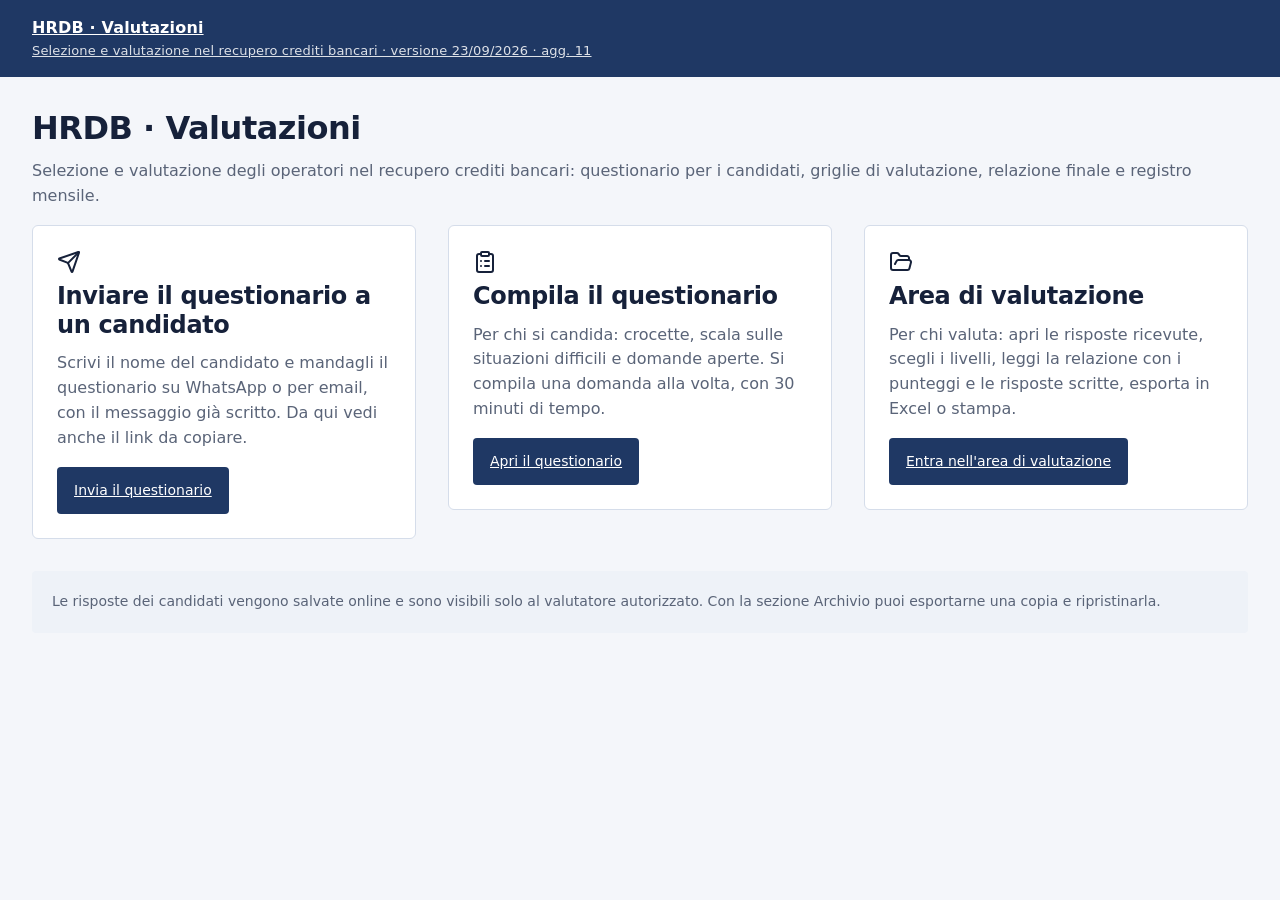
<file: index.html>
<!doctype html>
<html lang="it">
  <head>
    <meta charset="UTF-8" />
    <meta name="viewport" content="width=device-width, initial-scale=1.0" />
    <title>HRDB</title>
    <meta
      name="description"
      content="Questionario di selezione: crocette, scala sulle situazioni difficili e domande aperte. Si compila una domanda alla volta, con 30 minuti di tempo."
    />
    <meta name="robots" content="noindex, nofollow" />
    <meta name="theme-color" content="#0f172a" />
    <link rel="icon" href="./favicon.svg" type="image/svg+xml" />
    <script type="module" crossorigin src="./assets/index-hrtb15.js?v=11"></script>
    <link rel="stylesheet" crossorigin href="./assets/index-C1tVpzxo.css" />
  </head>
  <body>
    <div id="root"></div>
  </body>
</html>
</file>
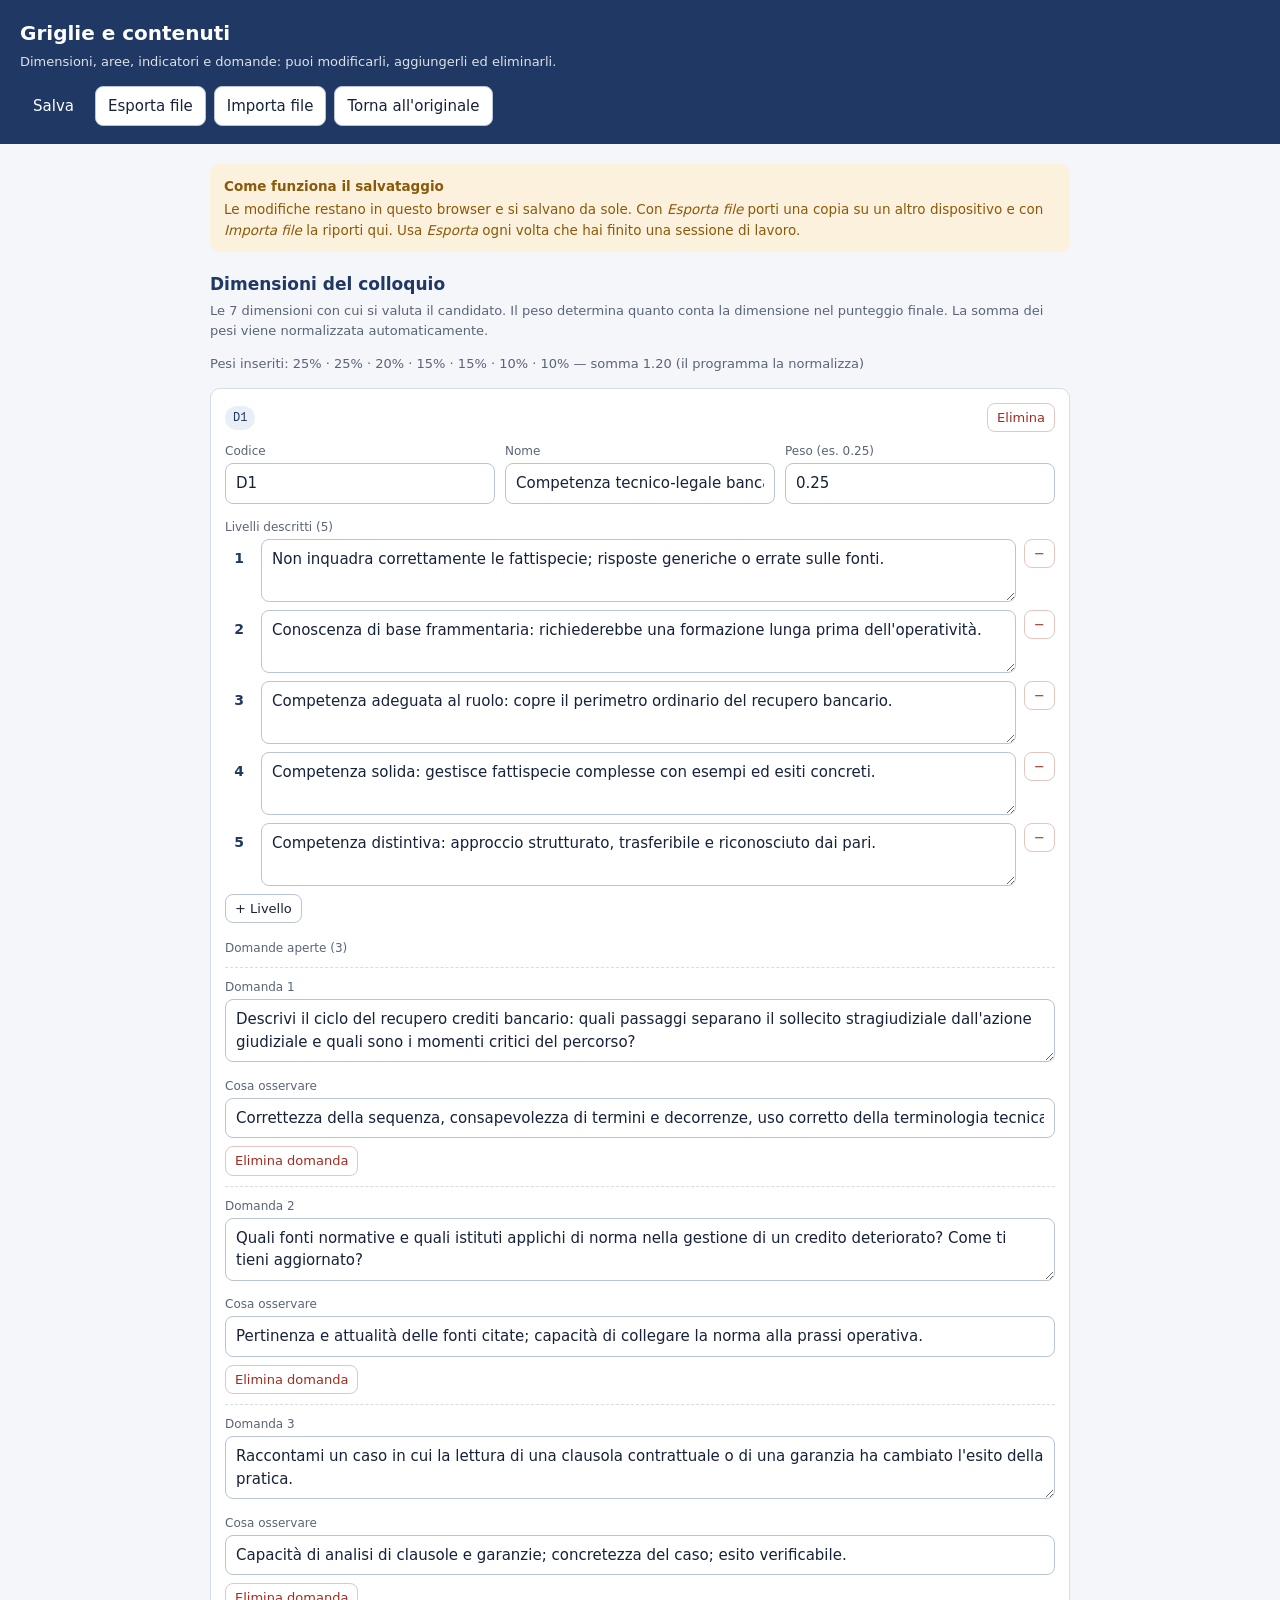
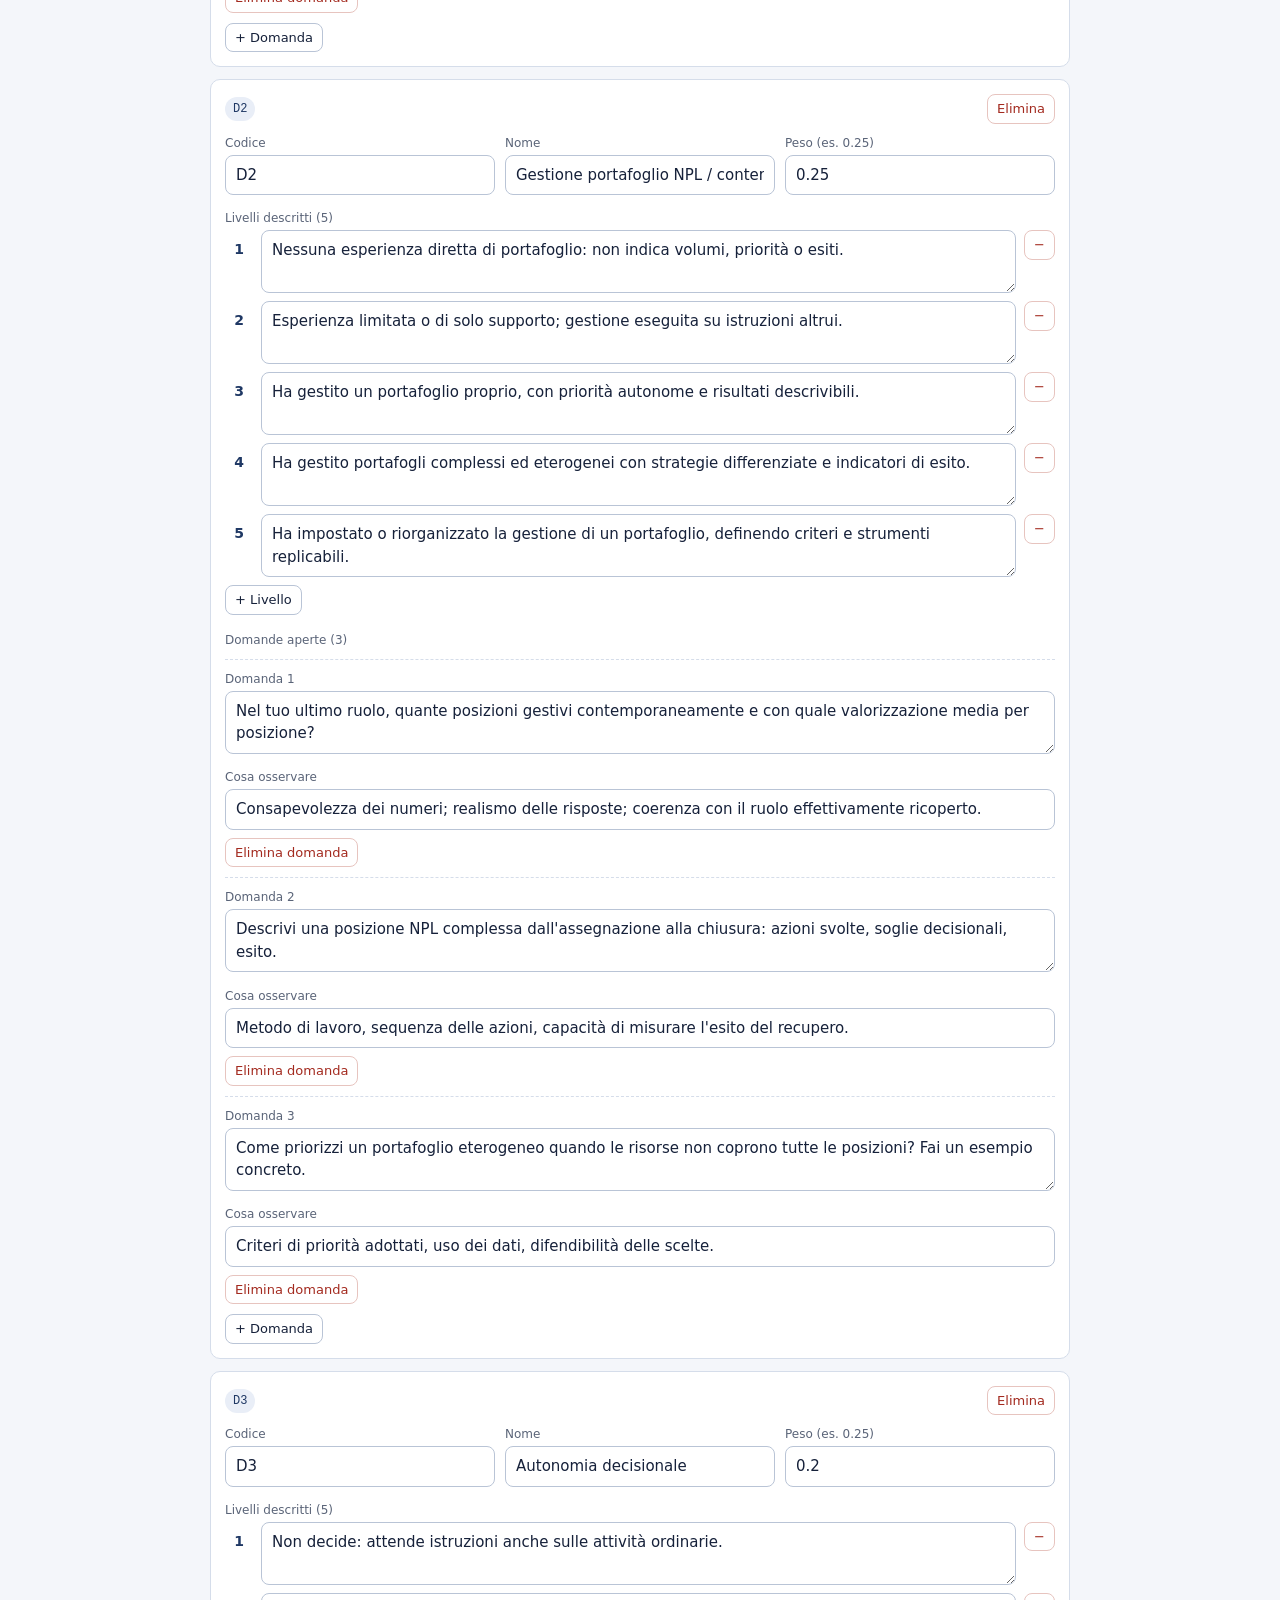
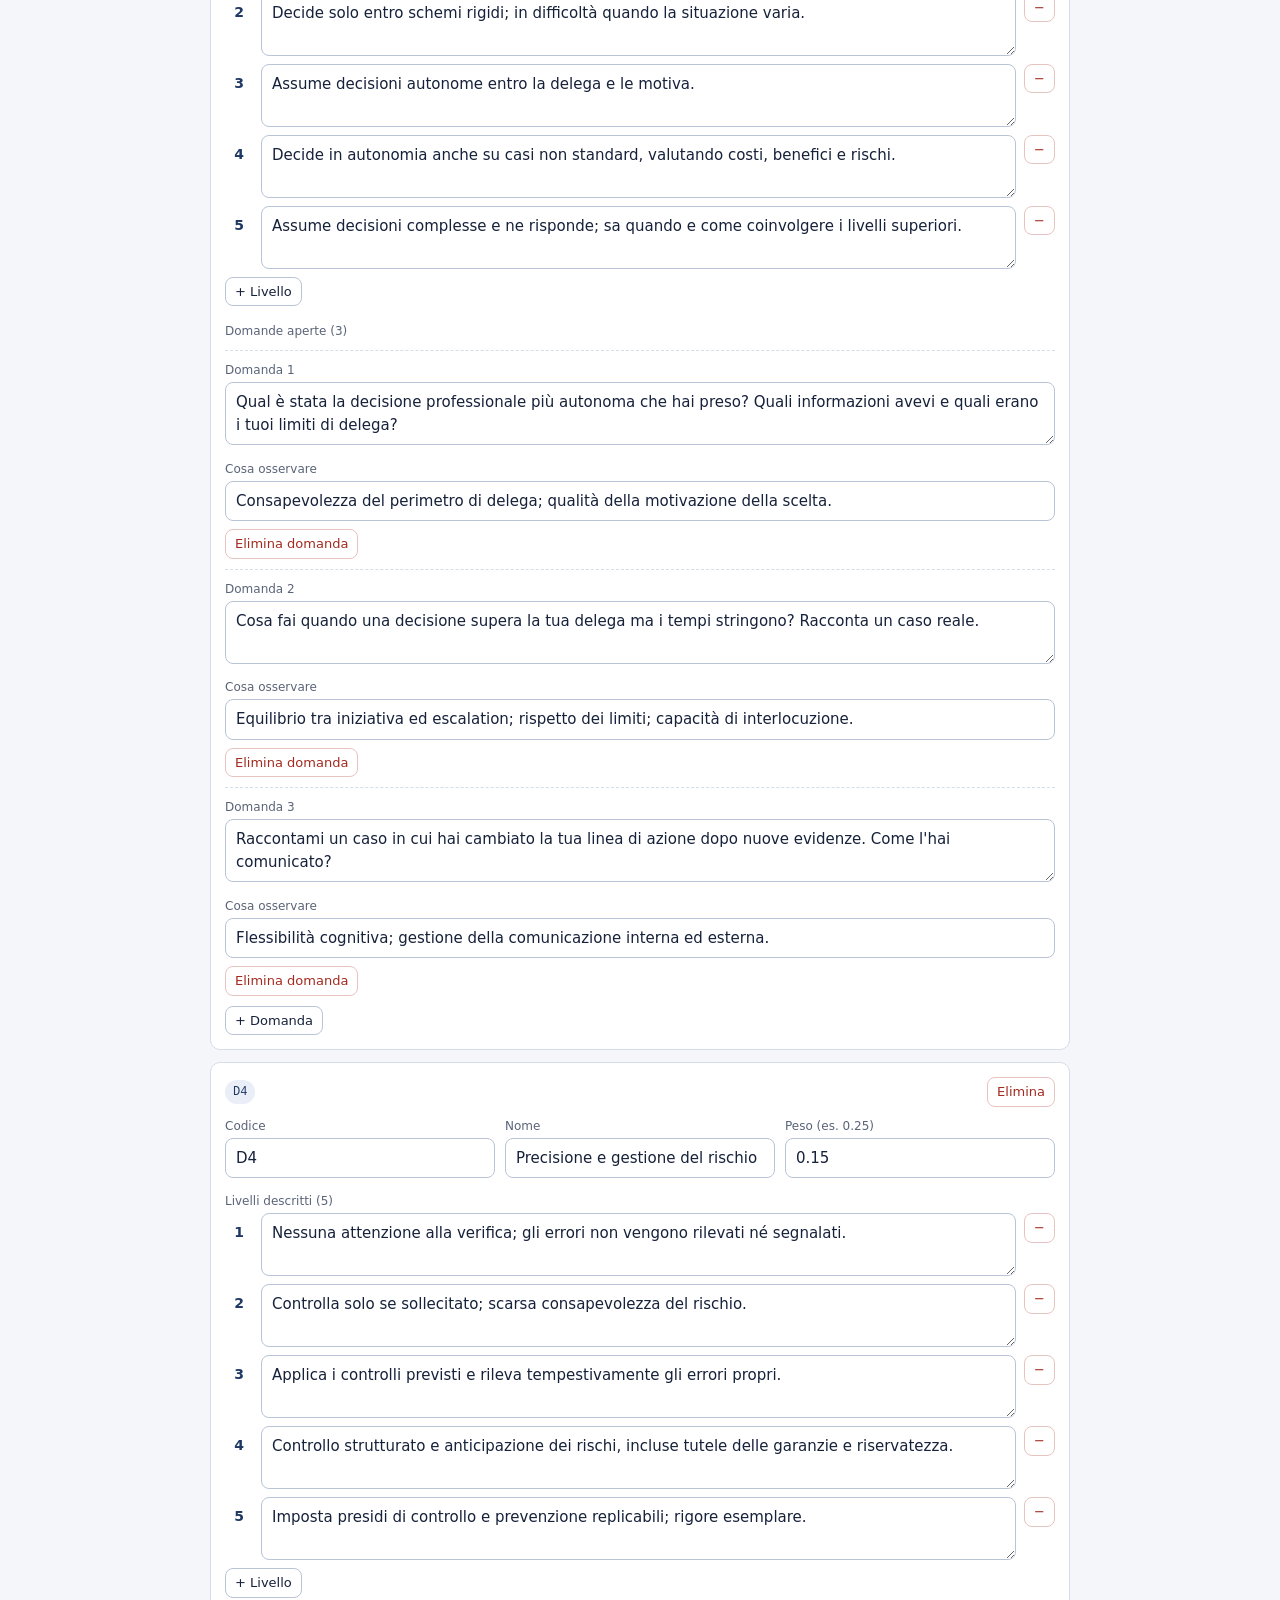
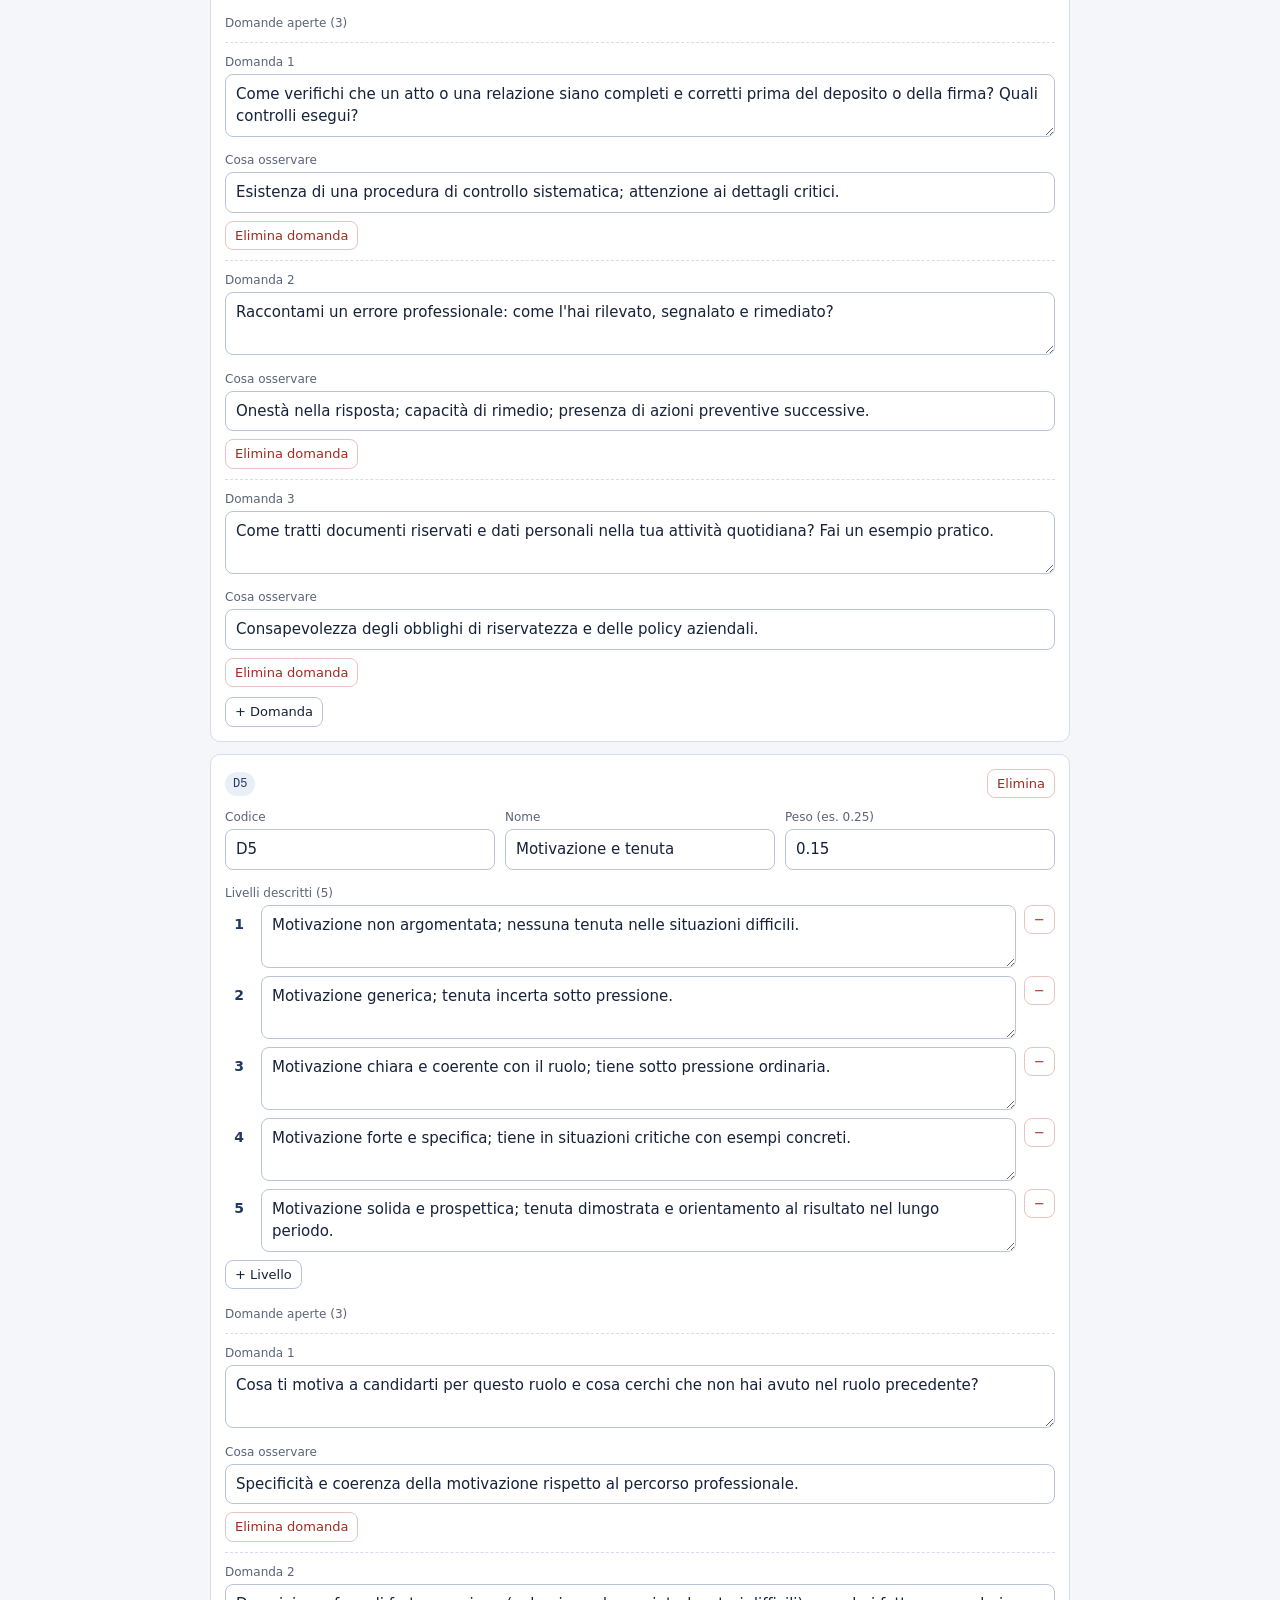
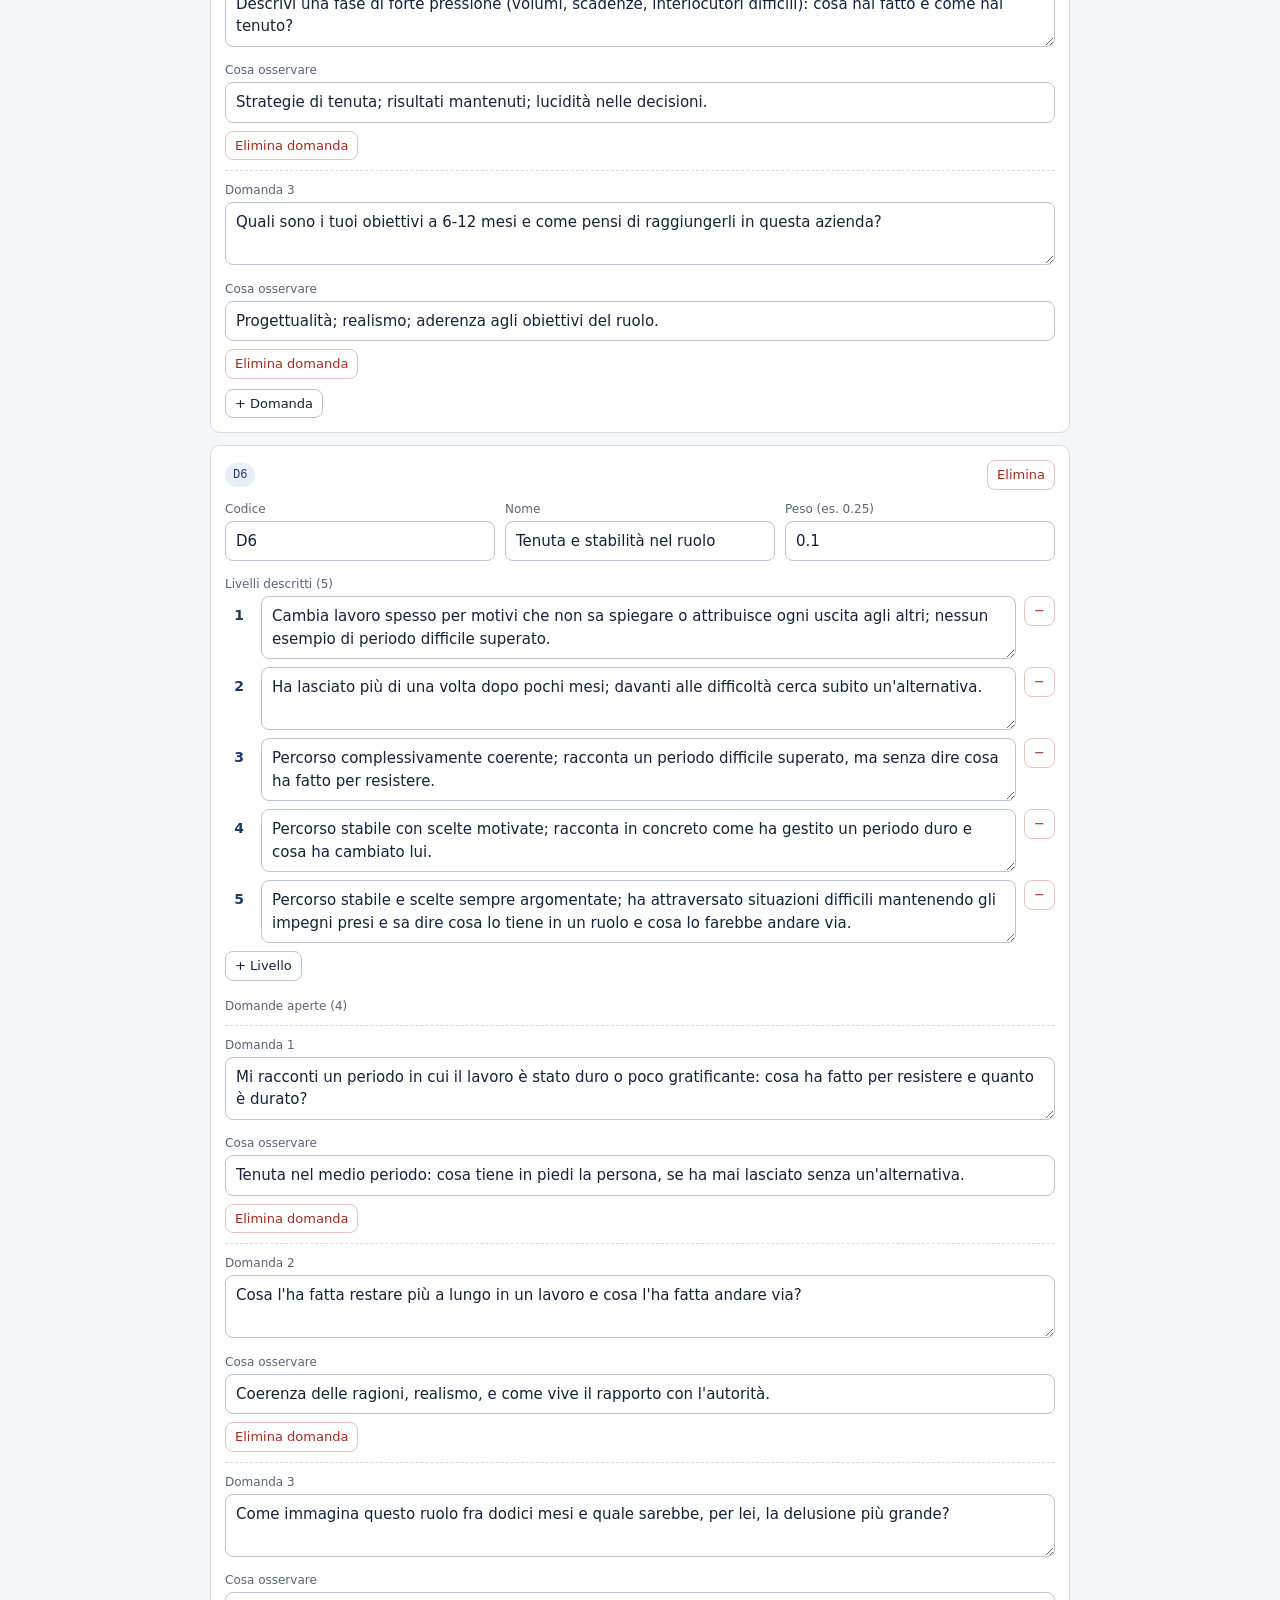
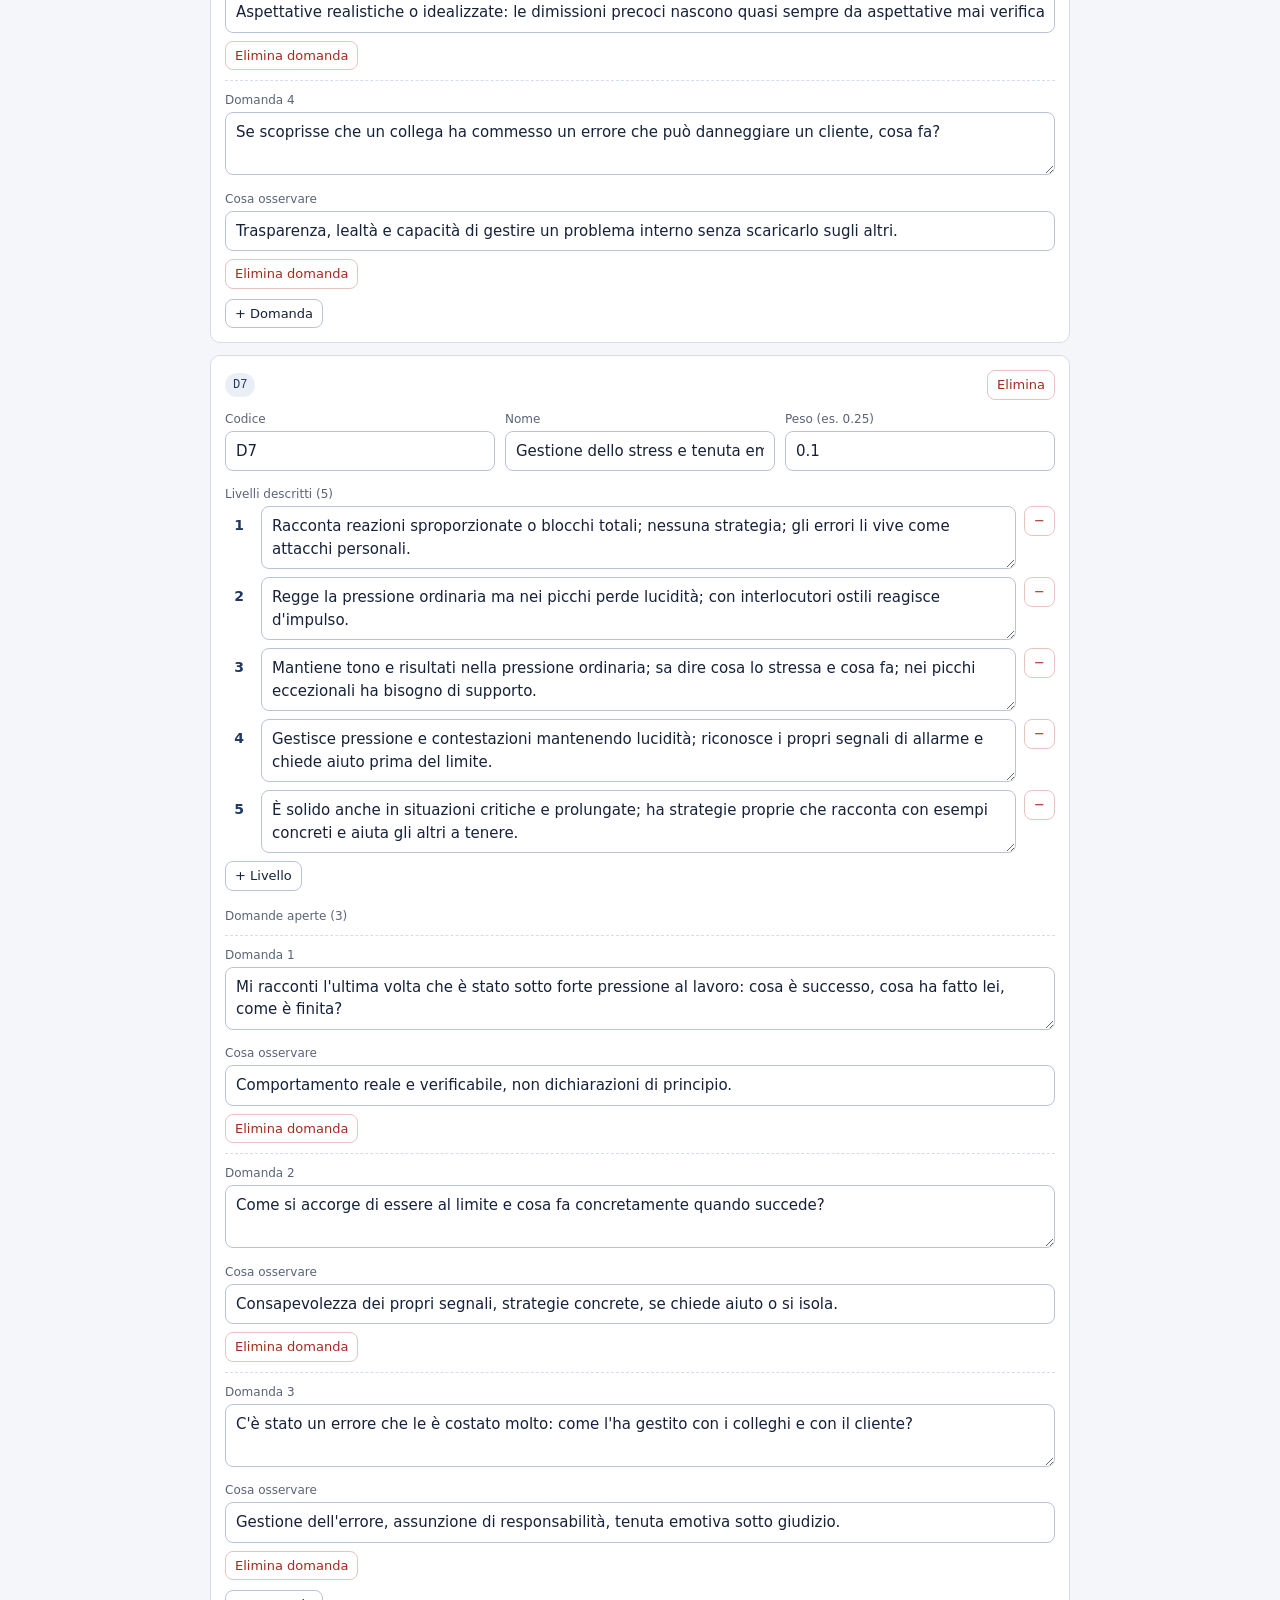
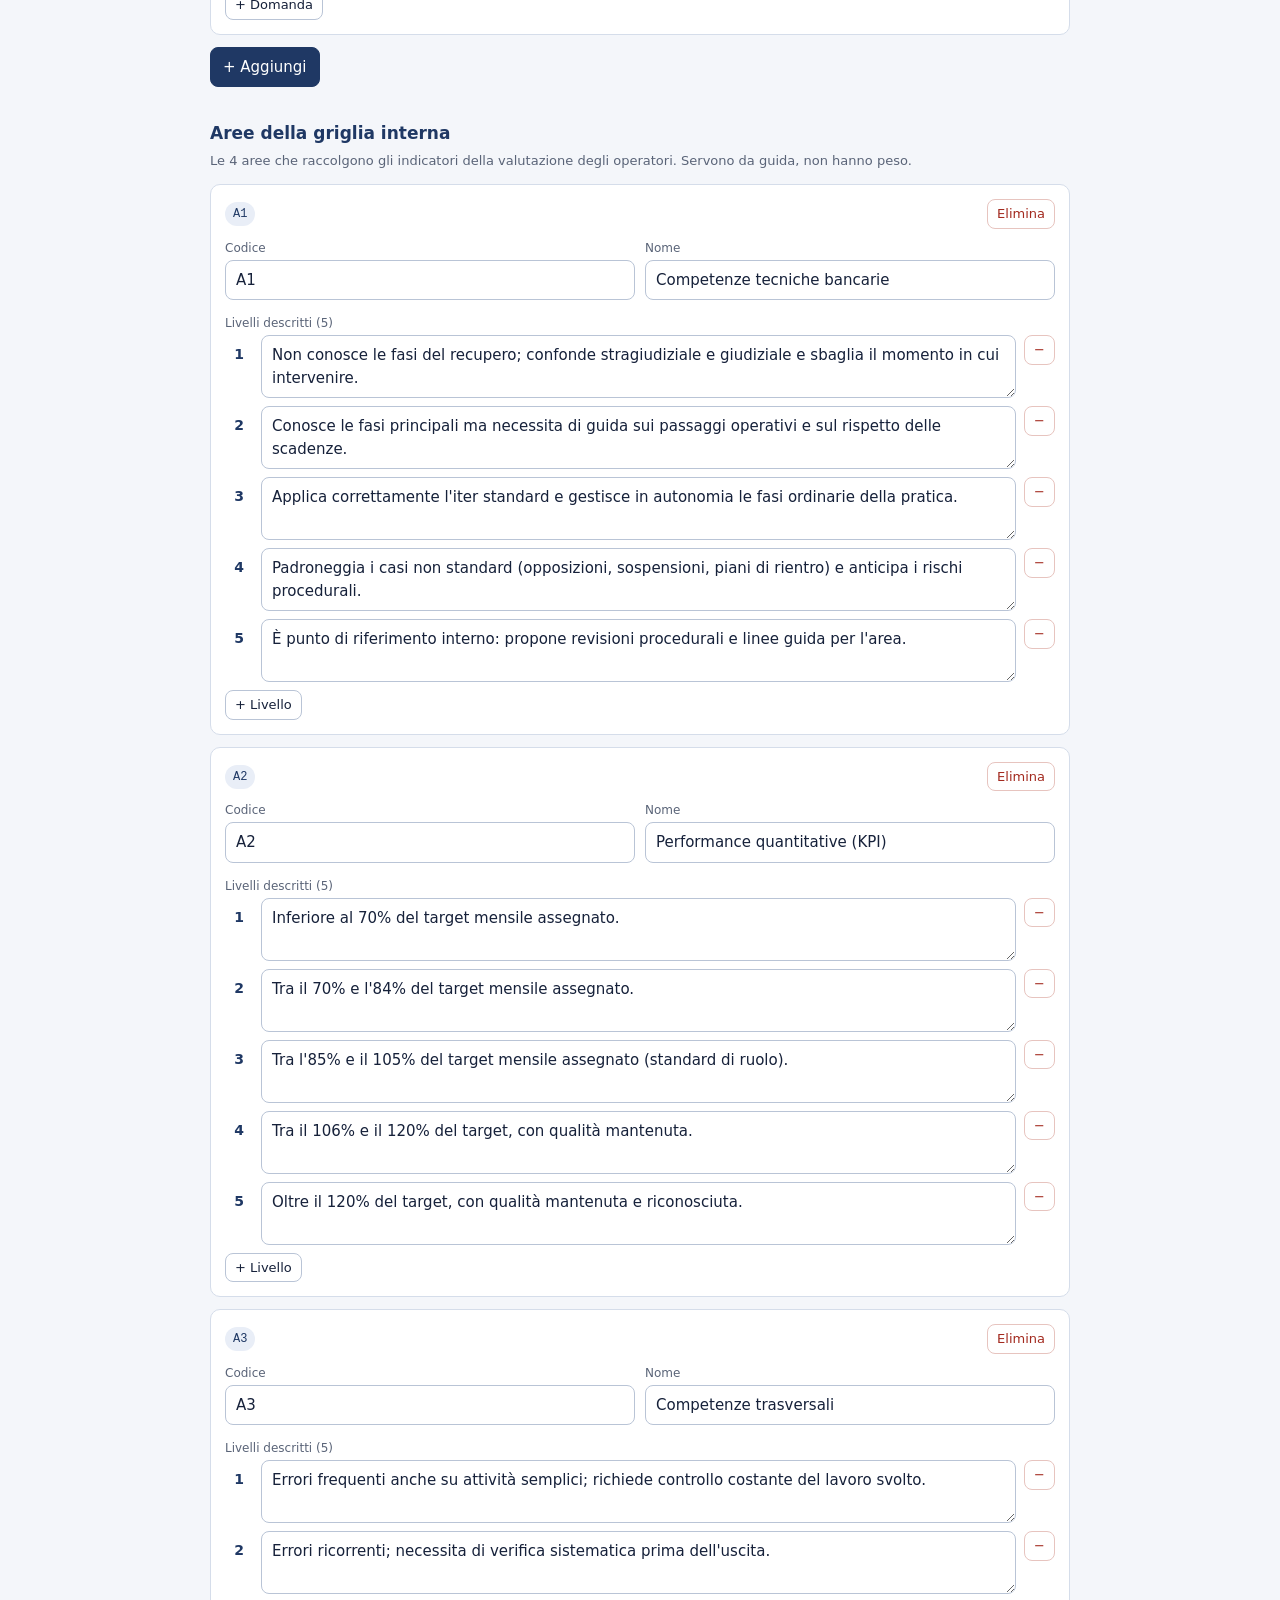
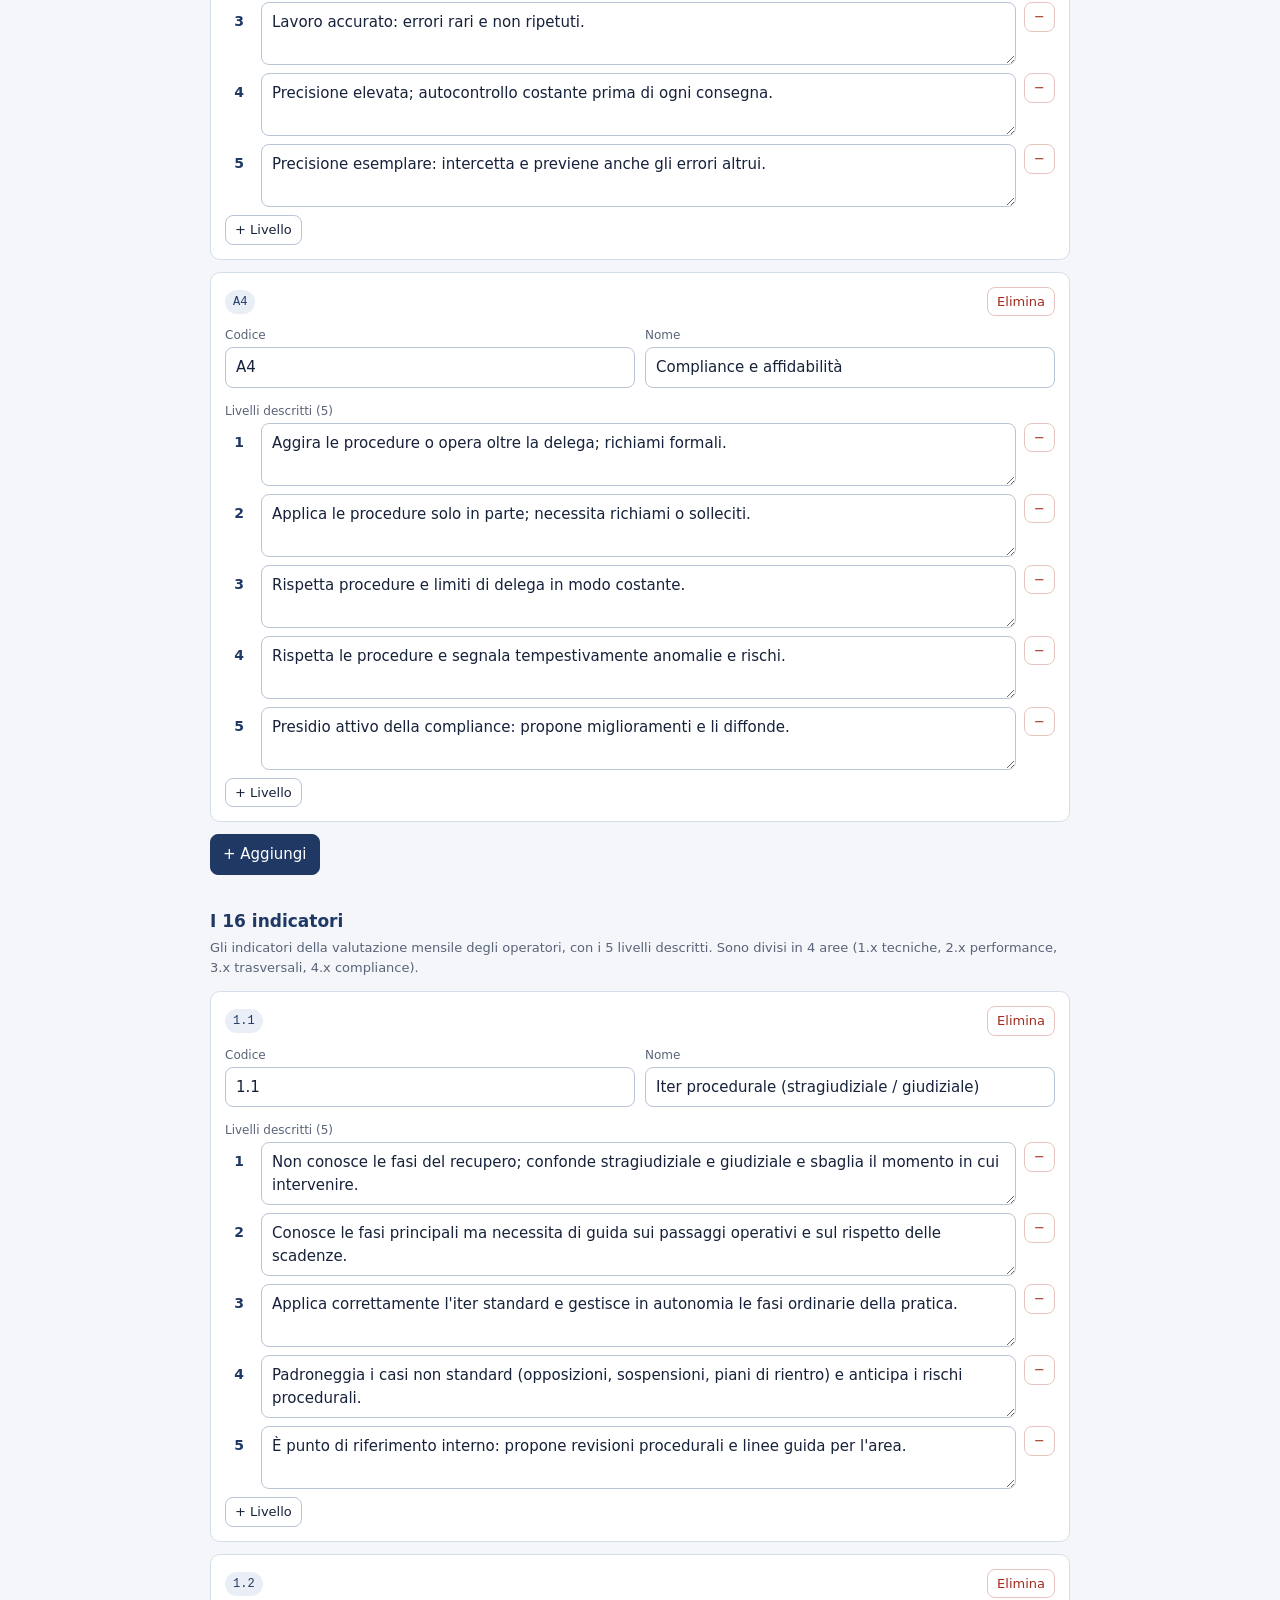
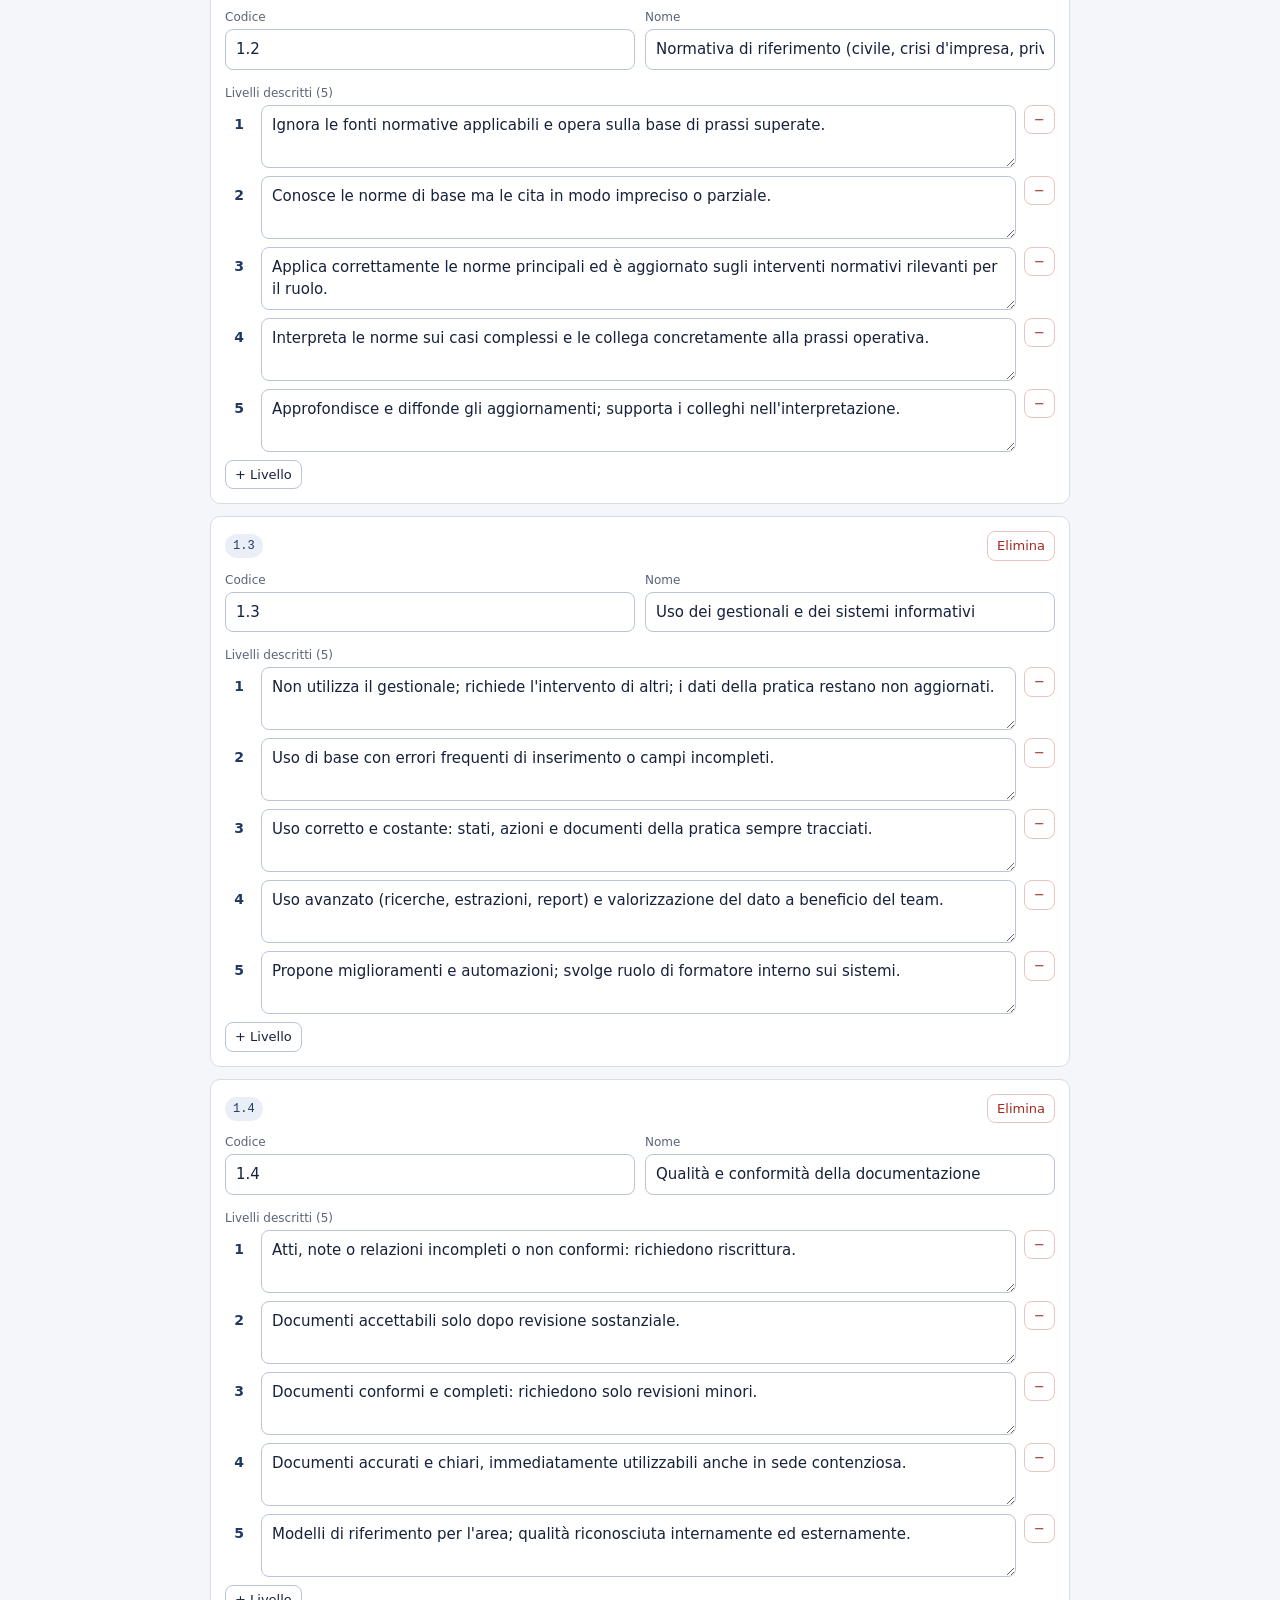
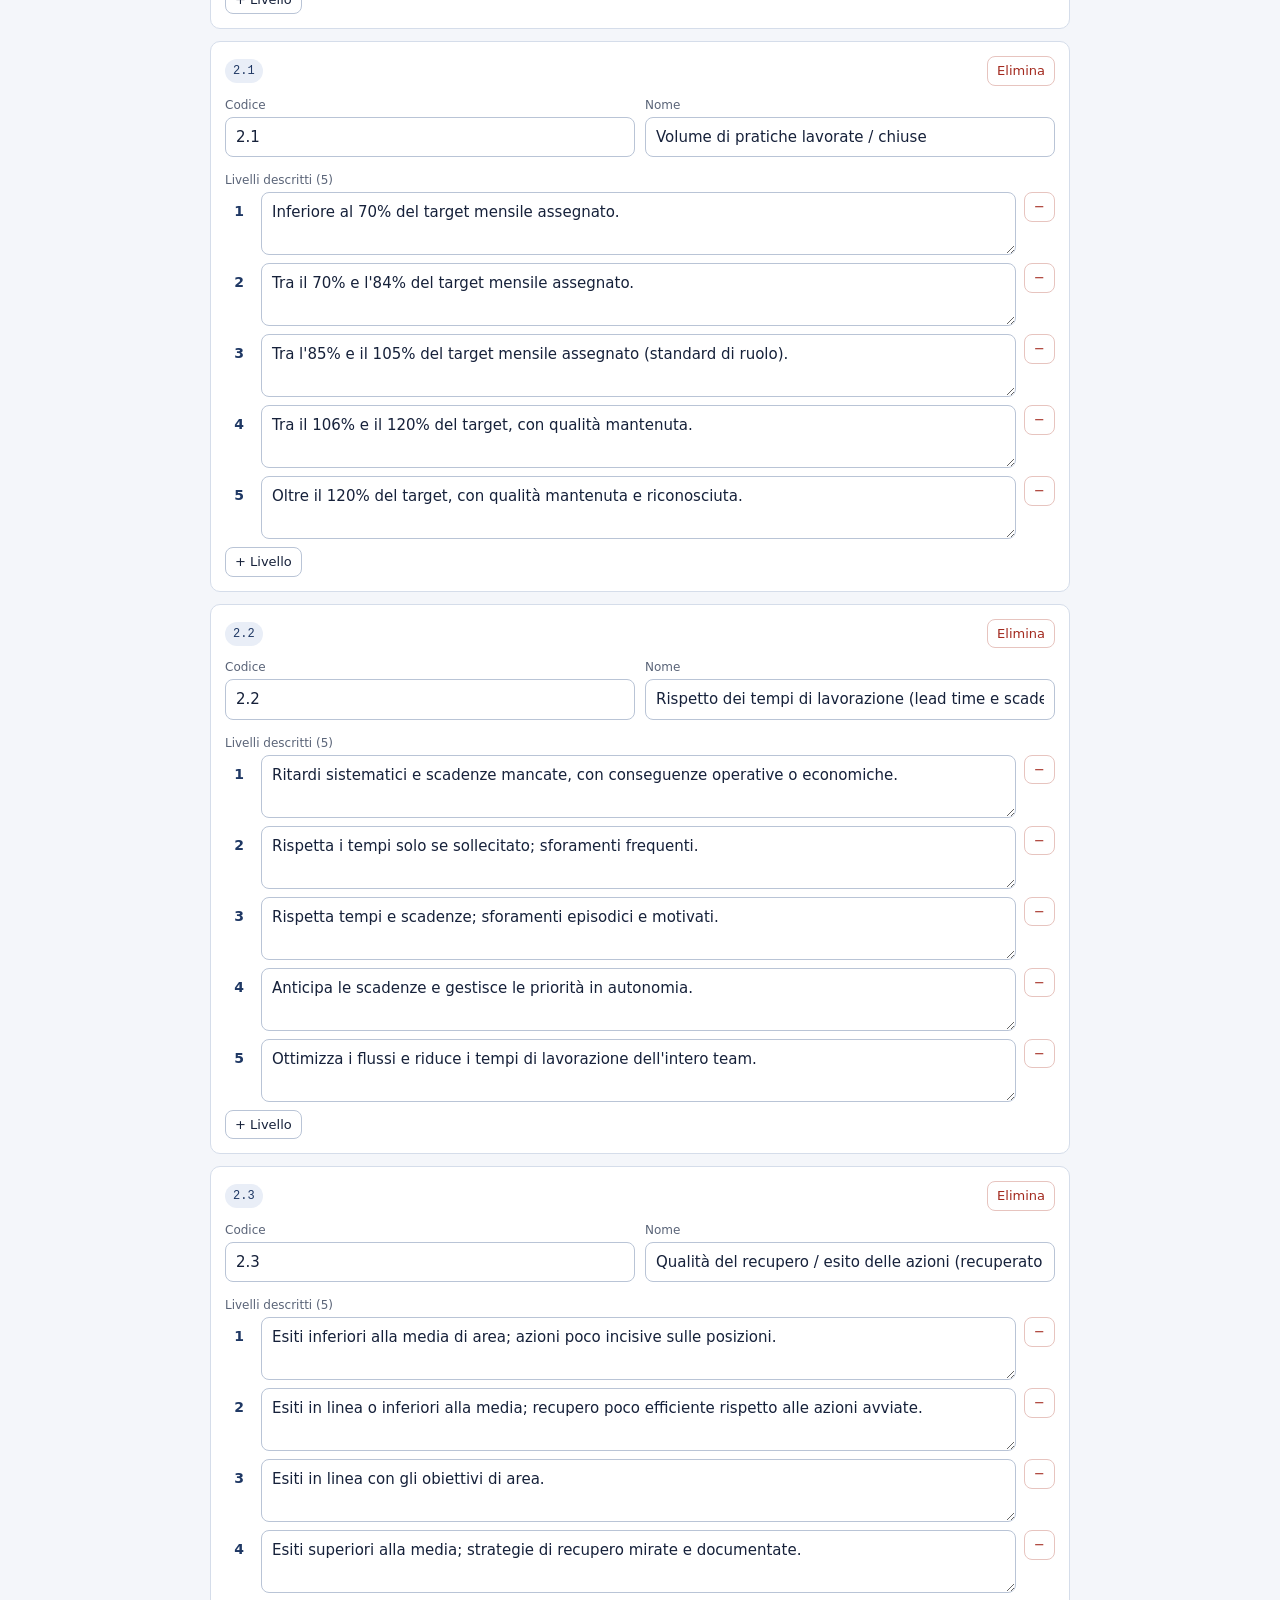
<file: griglie/index.html>
<!doctype html>
<html lang="it">
  <head>
    <meta charset="UTF-8" />
    <meta name="viewport" content="width=device-width, initial-scale=1.0" />
    <title>HRDB · Griglie e contenuti</title>
    <meta name="robots" content="noindex, nofollow" />
    <link rel="icon" href="../favicon.svg" type="image/svg+xml" />
    <style>
      :root {
        --primary: #1f3864;
        --primary-hover: #182c4f;
        --tint: #e9eef7;
        --neutral: #f4f6fa;
        --surface: #ffffff;
        --border: #d5ddea;
        --border-strong: #b9c4d6;
        --on-surface: #16213a;
        --muted: #5a6478;
        --danger: #a32a1f;
        --danger-surface: #fbe9e6;
        --success: #1b7a4b;
        --success-surface: #e6f1ea;
        --attention: #8a5a0b;
        --attention-surface: #fcf1dc;
        --radius: 10px;
        --font: system-ui, -apple-system, "Segoe UI", Roboto, "Helvetica Neue", Arial, sans-serif;
      }
      * { box-sizing: border-box; }
      body {
        margin: 0; background: var(--neutral); color: var(--on-surface);
        font-family: var(--font); font-size: 15px; line-height: 1.5;
      }
      header {
        background: var(--primary); color: #fff; padding: 18px 20px;
        position: sticky; top: 0; z-index: 20;
      }
      header h1 { margin: 0 0 4px; font-size: 20px; }
      header p { margin: 0; font-size: 13px; opacity: .85; }
      .barra {
        display: flex; gap: 8px; flex-wrap: wrap; margin-top: 14px;
      }
      main { max-width: 900px; margin: 0 auto; padding: 20px; }
      .blocco { margin-bottom: 34px; }
      .blocco > h2 {
        font-size: 17px; margin: 0 0 4px; color: var(--primary);
      }
      .blocco > .nota { font-size: 13px; color: var(--muted); margin: 0 0 14px; }
      .scheda {
        background: var(--surface); border: 1px solid var(--border);
        border-radius: var(--radius); padding: 14px; margin-bottom: 12px;
      }
      .riga { display: flex; gap: 10px; flex-wrap: wrap; }
      .riga > * { flex: 1 1 240px; }
      label { display: block; font-size: 12px; color: var(--muted); margin-bottom: 3px; }
      input[type="text"], input[type="number"], textarea {
        width: 100%; padding: 8px 10px; font: inherit;
        border: 1px solid var(--border-strong); border-radius: 8px;
        background: #fff; color: var(--on-surface);
      }
      textarea { resize: vertical; min-height: 58px; }
      input:focus, textarea:focus { outline: 2px solid var(--primary); outline-offset: 1px; }
      button {
        font: inherit; cursor: pointer; border-radius: 8px;
        border: 1px solid var(--border-strong); background: #fff;
        color: var(--on-surface); padding: 8px 12px;
      }
      button:hover { background: var(--tint); }
      button.primario { background: var(--primary); border-color: var(--primary); color: #fff; }
      button.primario:hover { background: var(--primary-hover); }
      button.pericolo { color: var(--danger); border-color: #e7c4bf; background: #fff; }
      button.pericolo:hover { background: var(--danger-surface); }
      button.piccolo { padding: 4px 9px; font-size: 13px; }
      .livello { display: flex; gap: 8px; align-items: flex-start; margin-bottom: 8px; }
      .livello .num {
        flex: 0 0 28px; text-align: center; font-weight: 700; color: var(--primary);
        padding-top: 9px; font-size: 14px;
      }
      .livello textarea { flex: 1 1 auto; }
      .domanda {
        border-top: 1px dashed var(--border); padding-top: 10px; margin-top: 10px;
      }
      .intestazione {
        display: flex; justify-content: space-between; align-items: center;
        gap: 10px; margin-bottom: 10px;
      }
      .intestazione .id {
        font-family: ui-monospace, Menlo, Consolas, monospace; font-size: 12px;
        background: var(--tint); color: var(--primary);
        padding: 3px 8px; border-radius: 999px;
      }
      .avviso {
        background: var(--attention-surface); color: var(--attention);
        border-radius: var(--radius); padding: 12px 14px; font-size: 13.5px;
        margin-bottom: 20px;
      }
      .avviso strong { display: block; margin-bottom: 3px; }
      .esito {
        position: fixed; left: 50%; bottom: 18px; transform: translateX(-50%);
        background: var(--success-surface); color: var(--success);
        border: 1px solid #bfdcc9; padding: 9px 16px; border-radius: 999px;
        font-size: 13.5px; opacity: 0; pointer-events: none; transition: opacity .2s;
      }
      .esito.visibile { opacity: 1; }
      .vuoto { color: var(--muted); font-size: 13.5px; font-style: italic; }
    </style>
  </head>
  <body>
    <header>
      <h1>Griglie e contenuti</h1>
      <p>Dimensioni, aree, indicatori e domande: puoi modificarli, aggiungerli ed eliminarli.</p>
      <div class="barra">
        <button class="primario" data-azione="salva">Salva</button>
        <button data-azione="esporta">Esporta file</button>
        <button data-azione="importa">Importa file</button>
        <button data-azione="ripristina">Torna all'originale</button>
      </div>
    </header>

    <main>
      <div class="avviso">
        <strong>Come funziona il salvataggio</strong>
        Le modifiche restano in questo browser e si salvano da sole. Con
        <em>Esporta file</em> porti una copia su un altro dispositivo e con
        <em>Importa file</em> la riporti qui. Usa <em>Esporta</em> ogni volta che
        hai finito una sessione di lavoro.
      </div>
      <div id="contenuto"></div>
    </main>

    <div class="esito" id="esito"></div>
    <input type="file" id="fileInput" accept=".json,application/json" hidden />

    <script src="contenuti.js"></script>
    <script>
      (function () {
        var CHIAVE = "hrtb-griglie-v1";
        var COLLEZIONI = [
          {
            chiave: "dimensioni",
            titolo: "Dimensioni del colloquio",
            nota: "Le 7 dimensioni con cui si valuta il candidato. Il peso determina quanto conta la dimensione nel punteggio finale. La somma dei pesi viene normalizzata automaticamente.",
            conPeso: true,
            conDomande: true,
          },
          {
            chiave: "aree",
            titolo: "Aree della griglia interna",
            nota: "Le 4 aree che raccolgono gli indicatori della valutazione degli operatori. Servono da guida, non hanno peso.",
          },
          {
            chiave: "indicatori",
            titolo: "I 16 indicatori",
            nota: "Gli indicatori della valutazione mensile degli operatori, con i 5 livelli descritti. Sono divisi in 4 aree (1.x tecniche, 2.x performance, 3.x trasversali, 4.x compliance).",
          },
        ];

        var stato = carica();

        function copia(o) {
          return JSON.parse(JSON.stringify(o));
        }
        function carica() {
          try {
            var salvato = localStorage.getItem(CHIAVE);
            if (salvato) return JSON.parse(salvato);
          } catch (e) {}
          return copia(window.CONTENUTI_INIZIALI);
        }
        function salva(silenzioso) {
          try {
            localStorage.setItem(CHIAVE, JSON.stringify(stato));
            if (!silenzioso) avvisa("Salvato in questo browser");
          } catch (e) {
            avvisa("Non sono riuscito a salvare: memoria del browser piena");
          }
        }
        var timer;
        function salvaPoco() {
          clearTimeout(timer);
          timer = setTimeout(function () {
            salva(true);
          }, 600);
        }
        function avvisa(t) {
          var e = document.getElementById("esito");
          e.textContent = t;
          e.classList.add("visibile");
          clearTimeout(e._t);
          e._t = setTimeout(function () {
            e.classList.remove("visibile");
          }, 2200);
        }

        function elemento(tag, attr, figli) {
          var el = document.createElement(tag);
          if (attr)
            Object.keys(attr).forEach(function (k) {
              if (k === "class") el.className = attr[k];
              else if (k === "text") el.textContent = attr[k];
              else el.setAttribute(k, attr[k]);
            });
          (figli || []).forEach(function (f) {
            if (f) el.appendChild(f);
          });
          return el;
        }
        function campo(etichetta, valore, attr) {
          var i = elemento("input", Object.assign({ type: "text", value: valore || "" }, attr));
          var l = elemento("label", { text: etichetta });
          var d = elemento("div", null, [l, i]);
          return d;
        }
        function area(etichetta, valore, attr) {
          var t = elemento("textarea", Object.assign({}, attr));
          t.value = valore || "";
          var l = elemento("label", { text: etichetta });
          return elemento("div", null, [l, t]);
        }

        function rendi() {
          var contenitore = document.getElementById("contenuto");
          contenitore.textContent = "";
          COLLEZIONI.forEach(function (coll) {
            contenitore.appendChild(rendiBlocco(coll));
          });
        }

        function rendiBlocco(coll) {
          var lista = stato[coll.chiave] || [];
          var blocco = elemento("section", { class: "blocco" });
          blocco.appendChild(elemento("h2", { text: coll.titolo }));
          blocco.appendChild(elemento("p", { class: "nota", text: coll.nota }));

          if (coll.conPeso) {
            var somma = lista.reduce(function (s, it) {
              return s + (Number(it.peso) || 0);
            }, 0);
            blocco.appendChild(
              elemento("p", {
                class: "nota",
                text:
                  "Pesi inseriti: " +
                  lista
                    .map(function (it) {
                      return (it.peso * 100).toFixed(0) + "%";
                    })
                    .join(" · ") +
                  " — somma " +
                  somma.toFixed(2) +
                  " (il programma la normalizza)",
              })
            );
          }

          lista.forEach(function (item, i) {
            blocco.appendChild(rendiItem(coll, item, i));
          });

          blocco.appendChild(
            elemento(
              "button",
              { class: "primario", "data-azione": "aggiungi-item", "data-coll": coll.chiave },
              [document.createTextNode("+ Aggiungi")]
            )
          );
          return blocco;
        }

        function rendiItem(coll, item, i) {
          var scheda = elemento("div", { class: "scheda" });

          var testa = elemento("div", { class: "intestazione" });
          testa.appendChild(elemento("span", { class: "id", text: item.id || "nuovo" }));
          var elimina = elemento(
            "button",
            {
              class: "pericolo piccolo",
              "data-azione": "elimina-item",
              "data-coll": coll.chiave,
              "data-i": i,
            },
            [document.createTextNode("Elimina")]
          );
          testa.appendChild(elimina);
          scheda.appendChild(testa);

          var riga = elemento("div", { class: "riga" });
          riga.appendChild(
            campo("Codice", item.id, {
              "data-coll": coll.chiave,
              "data-i": i,
              "data-field": "id",
            })
          );
          riga.appendChild(
            campo("Nome", item.nome, {
              "data-coll": coll.chiave,
              "data-i": i,
              "data-field": "nome",
            })
          );
          if (coll.conPeso) {
            riga.appendChild(
              campo("Peso (es. 0.25)", item.peso, {
                type: "number",
                step: "0.01",
                min: "0",
                "data-coll": coll.chiave,
                "data-i": i,
                "data-field": "peso",
              })
            );
          }
          scheda.appendChild(riga);

          var livelli = item.livelli || [];
          scheda.appendChild(
            elemento("label", {
              text: "Livelli descritti (" + livelli.length + ")",
              style: "margin-top:14px",
            })
          );
          livelli.forEach(function (testo, j) {
            var r = elemento("div", { class: "livello" });
            r.appendChild(elemento("div", { class: "num", text: String(j + 1) }));
            var t = elemento("textarea", {
              "data-coll": coll.chiave,
              "data-i": i,
              "data-list": "livelli",
              "data-j": j,
            });
            t.value = testo;
            r.appendChild(t);
            r.appendChild(
              elemento(
                "button",
                {
                  class: "pericolo piccolo",
                  "data-azione": "elimina-livello",
                  "data-coll": coll.chiave,
                  "data-i": i,
                  "data-j": j,
                },
                [document.createTextNode("−")]
              )
            );
            scheda.appendChild(r);
          });
          if (!livelli.length)
            scheda.appendChild(elemento("p", { class: "vuoto", text: "Nessun livello." }));
          scheda.appendChild(
            elemento(
              "button",
              {
                class: "piccolo",
                "data-azione": "aggiungi-livello",
                "data-coll": coll.chiave,
                "data-i": i,
              },
              [document.createTextNode("+ Livello")]
            )
          );

          if (coll.conDomande) {
            var domande = item.domande || [];
            scheda.appendChild(
              elemento("label", {
                text: "Domande aperte (" + domande.length + ")",
                style: "margin-top:16px",
              })
            );
            domande.forEach(function (d, j) {
              var box = elemento("div", { class: "domanda" });
              var t = elemento("textarea", {
                "data-coll": coll.chiave,
                "data-i": i,
                "data-list": "domande",
                "data-j": j,
                "data-field": "testo",
              });
              t.value = d.testo || "";
              box.appendChild(elemento("label", { text: "Domanda " + (j + 1) }));
              box.appendChild(t);
              var o = elemento("input", {
                type: "text",
                "data-coll": coll.chiave,
                "data-i": i,
                "data-list": "domande",
                "data-j": j,
                "data-field": "osserva",
              });
              o.value = d.osserva || "";
              box.appendChild(elemento("label", { text: "Cosa osservare", style: "margin-top:8px" }));
              box.appendChild(o);
              box.appendChild(
                elemento(
                  "button",
                  {
                    class: "pericolo piccolo",
                    style: "margin-top:8px",
                    "data-azione": "elimina-domanda",
                    "data-coll": coll.chiave,
                    "data-i": i,
                    "data-j": j,
                  },
                  [document.createTextNode("Elimina domanda")]
                )
              );
              scheda.appendChild(box);
            });
            scheda.appendChild(
              elemento(
                "button",
                {
                  class: "piccolo",
                  style: "margin-top:10px",
                  "data-azione": "aggiungi-domanda",
                  "data-coll": coll.chiave,
                  "data-i": i,
                },
                [document.createTextNode("+ Domanda")]
              )
            );
          }

          return scheda;
        }

        document.addEventListener("input", function (ev) {
          var el = ev.target;
          var coll = el.getAttribute("data-coll");
          if (!coll) return;
          var i = Number(el.getAttribute("data-i"));
          var field = el.getAttribute("data-field");
          var list = el.getAttribute("data-list");
          var item = stato[coll][i];
          if (!item) return;
          if (list) {
            var j = Number(el.getAttribute("data-j"));
            if (field) item[list][j][field] = el.value;
            else item[list][j] = el.value;
          } else if (field === "peso") {
            item.peso = Number(el.value) || 0;
          } else {
            item[field] = el.value;
          }
          salvaPoco();
        });

        document.addEventListener("click", function (ev) {
          var b = ev.target.closest("[data-azione]");
          if (!b) return;
          var azione = b.getAttribute("data-azione");
          var coll = b.getAttribute("data-coll");
          var i = Number(b.getAttribute("data-i"));
          var j = Number(b.getAttribute("data-j"));

          if (azione === "salva") return salva();
          if (azione === "esporta") return esporta();
          if (azione === "importa") return document.getElementById("fileInput").click();
          if (azione === "ripristina") {
            if (confirm("Riportare tutto ai contenuti originali? Le modifiche fatte qui andranno perse.")) {
              stato = copia(window.CONTENUTI_INIZIALI);
              salva(true);
              rendi();
              avvisa("Ripristinato l'originale");
            }
            return;
          }
          if (azione === "aggiungi-item") {
            var nuovo = { id: "nuovo", nome: "Nuova voce", livelli: ["", "", "", "", ""] };
            if (coll === "dimensioni") {
              nuovo.peso = 0.1;
              nuovo.domande = [];
            }
            stato[coll].push(nuovo);
            salva(true);
            rendi();
            return;
          }
          if (azione === "elimina-item") {
            if (!confirm("Eliminare \"" + (stato[coll][i].nome || "questa voce") + "\"?")) return;
            stato[coll].splice(i, 1);
            salva(true);
            rendi();
            return;
          }
          if (azione === "aggiungi-livello") {
            stato[coll][i].livelli.push("");
            salva(true);
            rendi();
            return;
          }
          if (azione === "elimina-livello") {
            stato[coll][i].livelli.splice(j, 1);
            salva(true);
            rendi();
            return;
          }
          if (azione === "aggiungi-domanda") {
            stato[coll][i].domande.push({ testo: "", osserva: "" });
            salva(true);
            rendi();
            return;
          }
          if (azione === "elimina-domanda") {
            stato[coll][i].domande.splice(j, 1);
            salva(true);
            rendi();
            return;
          }
        });

        function esporta() {
          var testo = JSON.stringify(stato, null, 2);
          var blob = new Blob([testo], { type: "application/json" });
          var a = document.createElement("a");
          a.href = URL.createObjectURL(blob);
          a.download = "griglie-hrdb.json";
          document.body.appendChild(a);
          a.click();
          document.body.removeChild(a);
          avvisa("File esportato");
        }

        document.getElementById("fileInput").addEventListener("change", function (ev) {
          var f = ev.target.files[0];
          if (!f) return;
          var r = new FileReader();
          r.onload = function () {
            try {
              var dati = JSON.parse(r.result);
              if (!dati.dimensioni) throw new Error("formato");
              stato = dati;
              salva(true);
              rendi();
              avvisa("File importato");
            } catch (e) {
              avvisa("Il file non è leggibile");
            }
          };
          r.readAsText(f);
          ev.target.value = "";
        });

        rendi();
      })();
    </script>
  </body>
</html>
</file>
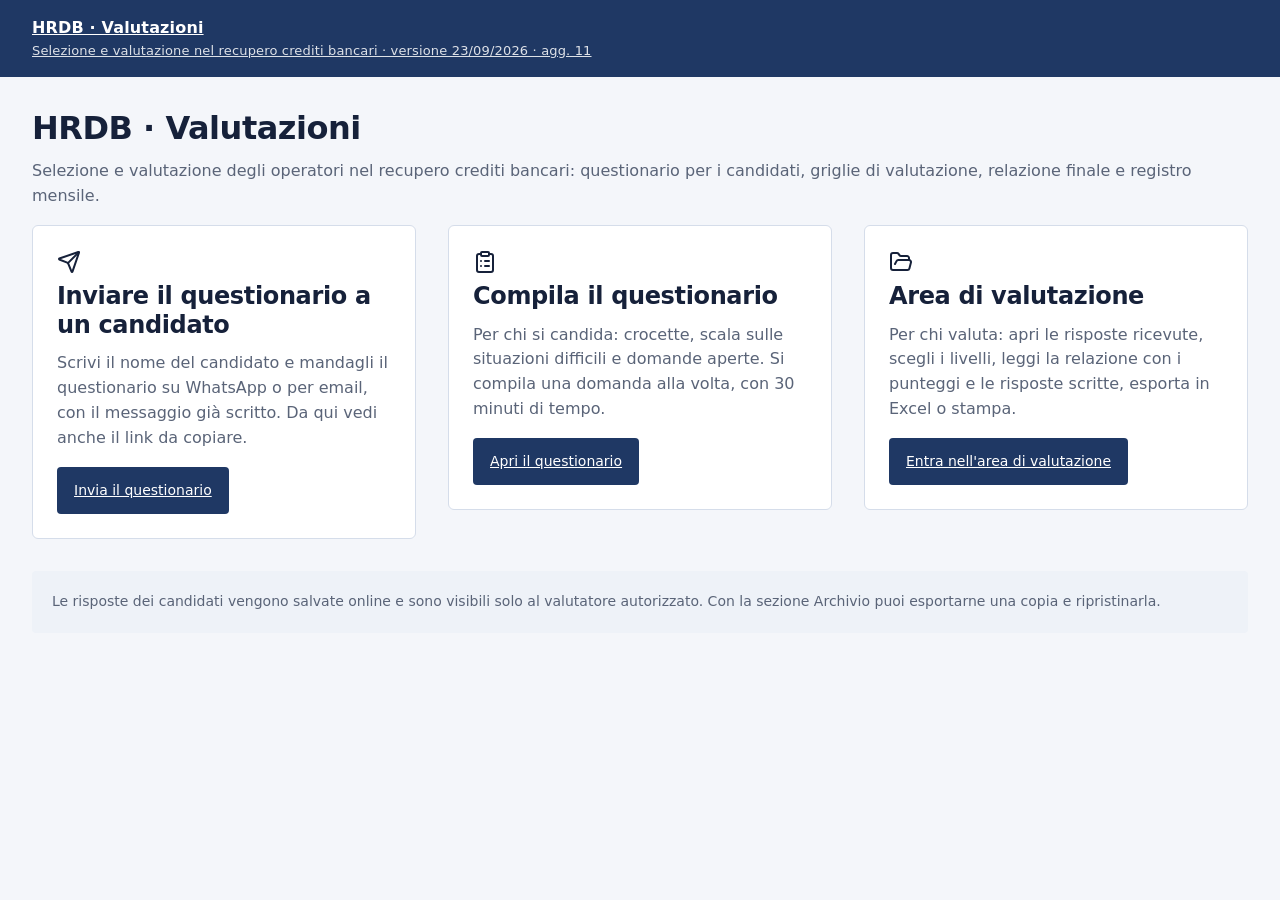
<file: prova/index.html>
<!doctype html>
<html lang="it">
  <head>
    <meta charset="UTF-8" />
    <meta name="viewport" content="width=device-width, initial-scale=1.0" />
    <title>HRDB · versione di prova</title>
    <meta
      name="description"
      content="Questionario di selezione: crocette, scala sulle situazioni difficili e domande aperte. Si compila una domanda alla volta, con 30 minuti di tempo."
    />
    <meta name="robots" content="noindex, nofollow" />
    <meta name="theme-color" content="#0f172a" />
    <link rel="icon" href="./favicon.svg" type="image/svg+xml" />
    <script type="module" crossorigin src="./assets/index-hrtb15.js?v=11"></script>
    <link rel="stylesheet" crossorigin href="./assets/index-C1tVpzxo.css" />
  </head>
  <body>
    <div id="root"></div>
  </body>
</html>
</file>
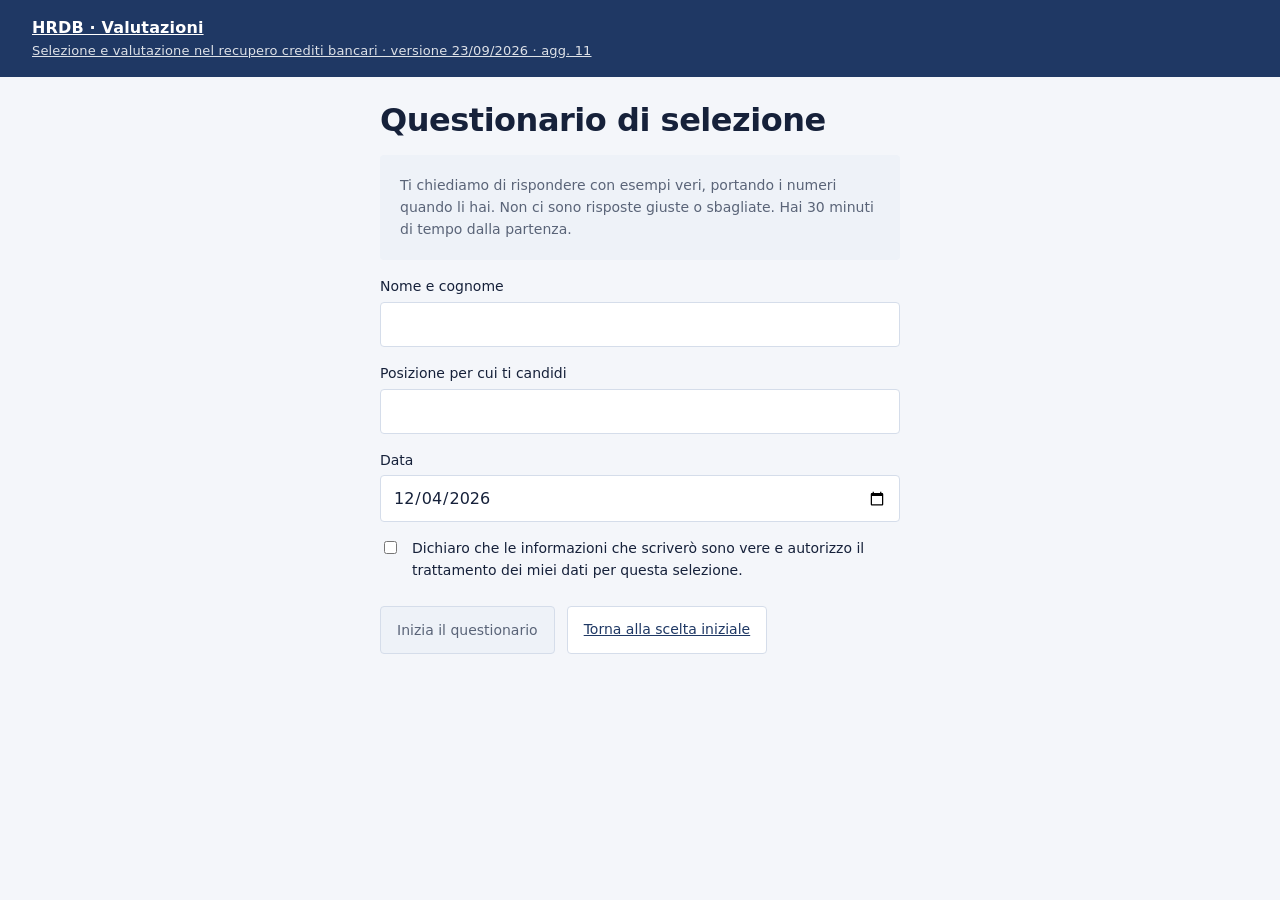
<file: questionario/index.html>
<!doctype html>
<html lang="it">
  <head>
    <meta charset="UTF-8" />
    <title>HRDB</title>
    <meta name="robots" content="noindex, nofollow" />
    <meta http-equiv="refresh" content="0; url=../#/questionario" />
    <script>
      (function () {
        var base = window.location.pathname.replace(/[^\/]+\/?$/, "");
        window.location.replace(base + "#/questionario");
      })();
    </script>
  </head>
  <body>
    <p>
      Apertura del questionario…
      <a href="../#/questionario">Clicca qui se non si apre da solo</a>.
    </p>
  </body>
</html>
</file>
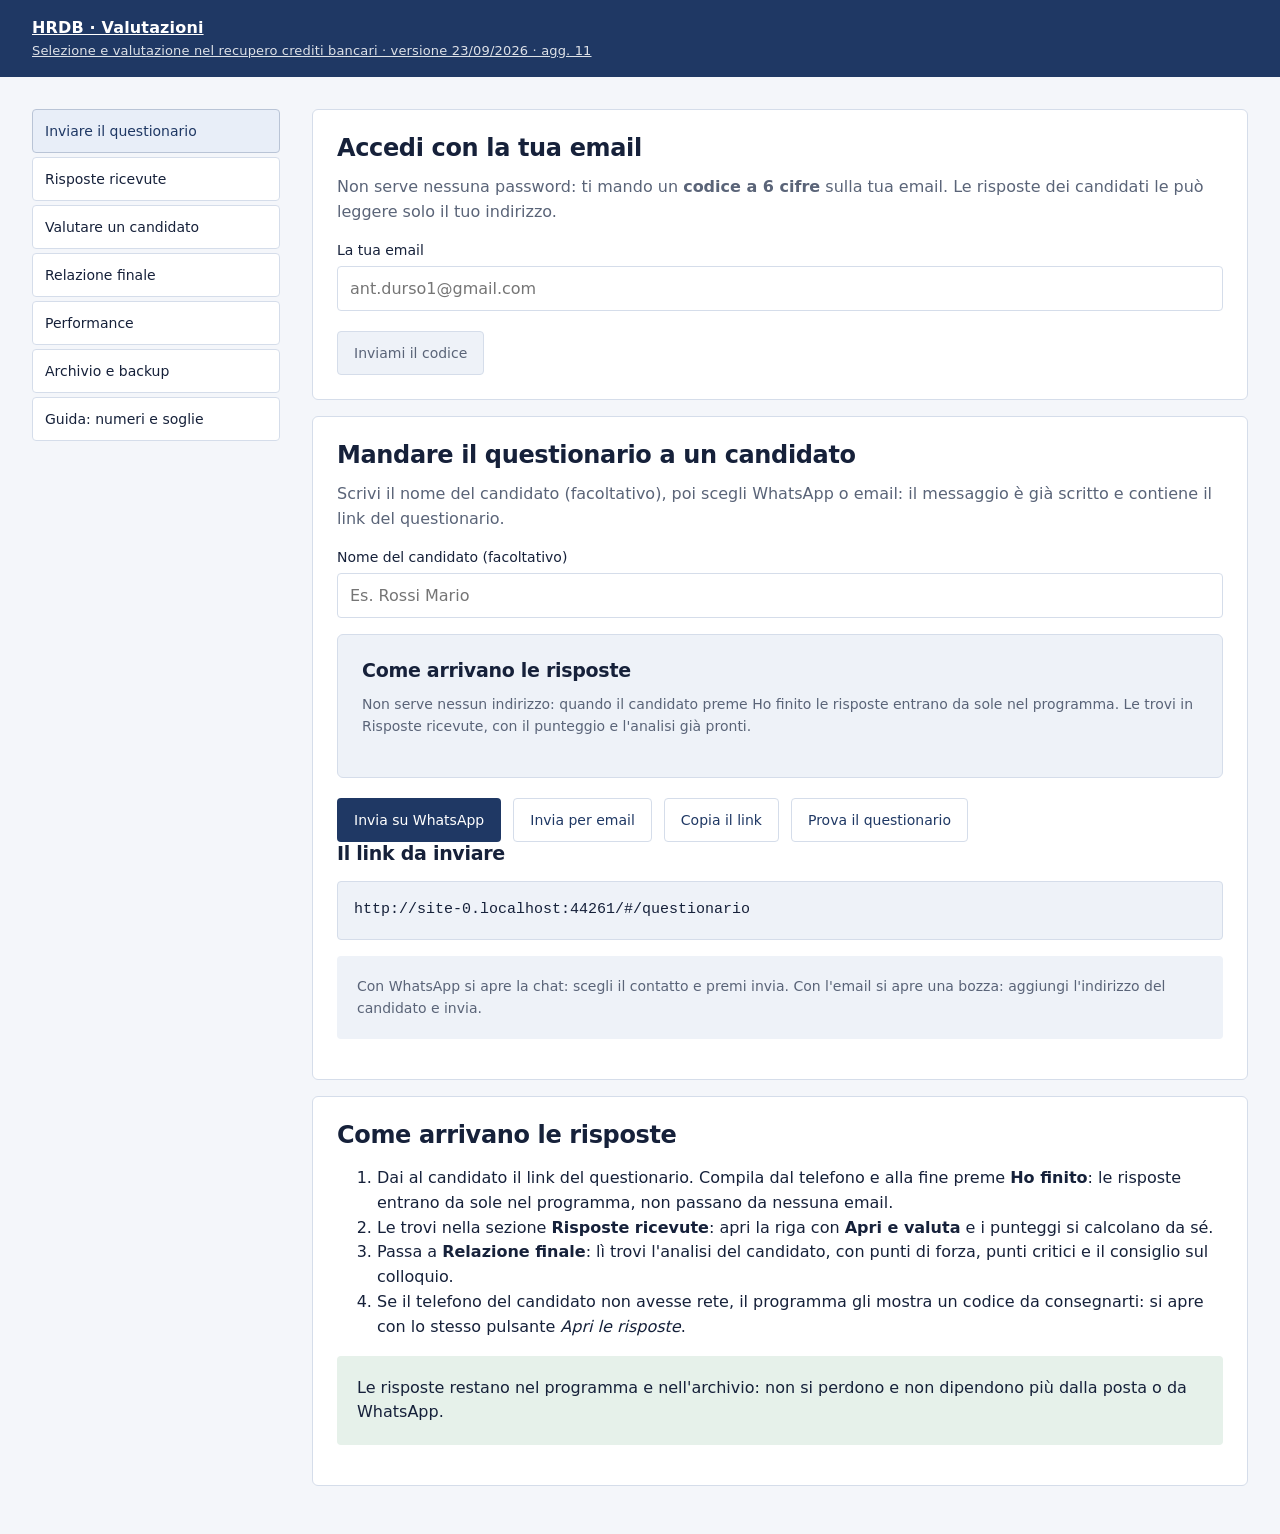
<file: valutatore/index.html>
<!doctype html>
<html lang="it">
  <head>
    <meta charset="UTF-8" />
    <title>HRDB · Area di valutazione</title>
    <meta name="robots" content="noindex, nofollow" />
    <meta http-equiv="refresh" content="0; url=../#/valutatore" />
    <script>
      (function () {
        var base = window.location.pathname.replace(/[^\/]+\/?$/, "");
        window.location.replace(base + "#/valutatore");
      })();
    </script>
  </head>
  <body>
    <p>
      Apertura dell'area di valutazione…
      <a href="../#/valutatore">Clicca qui se non si apre da solo</a>.
    </p>
  </body>
</html>
</file>
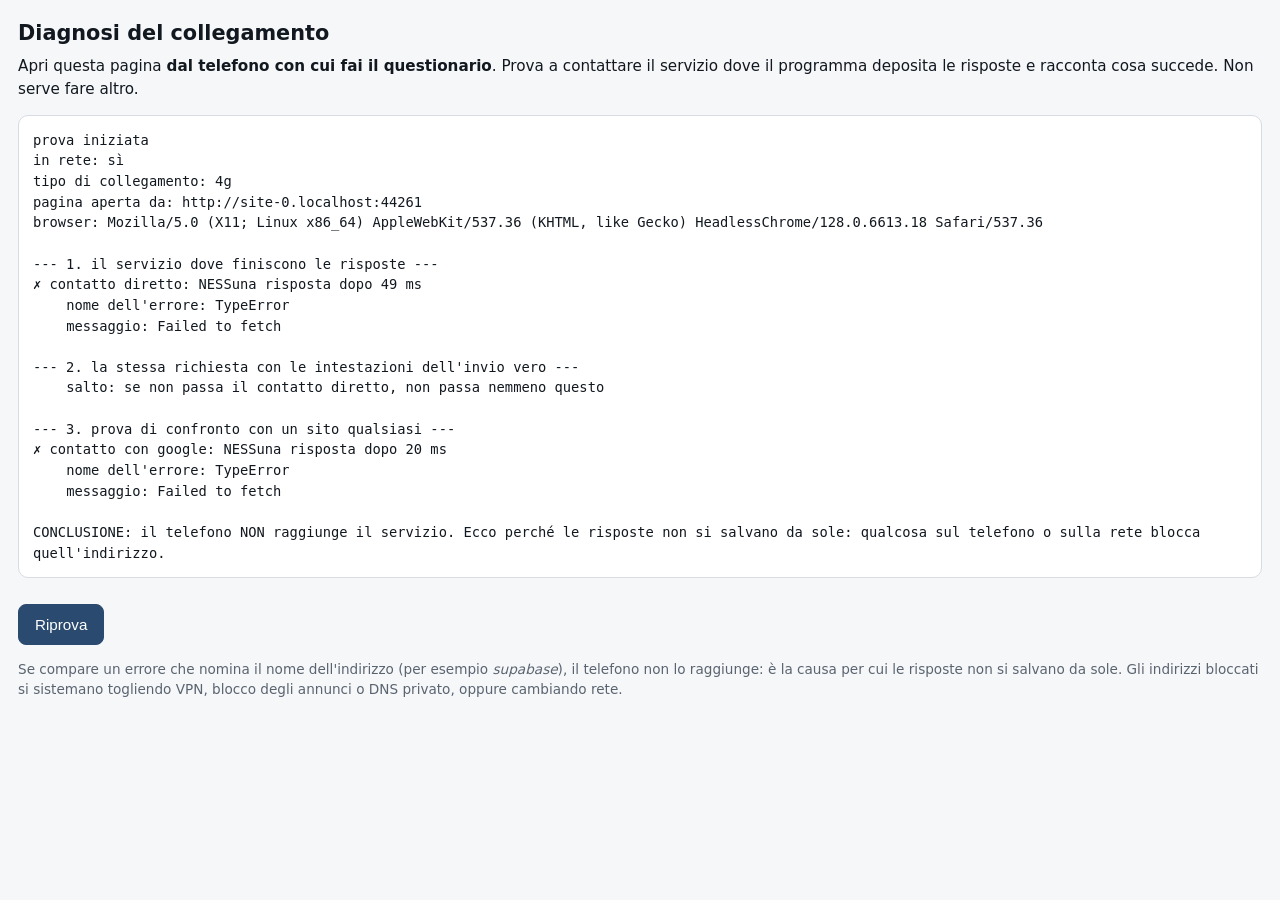
<file: diagnosi.html>
<!doctype html>
<html lang="it">
<head>
<meta charset="utf-8">
<meta name="viewport" content="width=device-width,initial-scale=1">
<title>Diagnosi collegamento — HRDB</title>
<style>
  body{font-family:system-ui,-apple-system,Segoe UI,Roboto,sans-serif;margin:0;padding:18px;line-height:1.5;background:#f6f7f9;color:#12181f}
  h1{font-size:1.3rem;margin:0 0 6px}
  p{margin:0 0 14px;font-size:.95rem}
  .esito{background:#fff;border:1px solid #d7dce2;border-radius:10px;padding:14px;font-family:ui-monospace,Menlo,Consolas,monospace;font-size:.86rem;white-space:pre-wrap;word-break:break-word;min-height:120px}
  .bene{color:#0a6b3d;font-weight:600}
  .male{color:#a11d1d;font-weight:600}
  .attesa{color:#5a6470}
  button{margin-top:12px;padding:11px 16px;font-size:.95rem;border-radius:8px;border:1px solid #2b4a6f;background:#2b4a6f;color:#fff}
  .nota{margin-top:14px;font-size:.85rem;color:#5a6470}
</style>
</head>
<body>
<h1>Diagnosi del collegamento</h1>
<p>Apri questa pagina <strong>dal telefono con cui fai il questionario</strong>. Prova a contattare il servizio dove il programma deposita le risposte e racconta cosa succede. Non serve fare altro.</p>
<pre class="esito" id="esito">sto provando…</pre>
<button id="riprova" type="button">Riprova</button>
<p class="nota">Se compare un errore che nomina il nome dell'indirizzo (per esempio <em>supabase</em>), il telefono non lo raggiunge: è la causa per cui le risposte non si salvano da sole. Gli indirizzi bloccati si sistemano togliendo VPN, blocco degli annunci o DNS privato, oppure cambiando rete.</p>
<script>
var CHIAVE = "eyJhbGciOiJIUzI1NiIsInR5cCI6IkpXVCJ9.eyJpc3MiOiJzdXBhYmFzZSIsInJlZiI6Ind4Y2VnenlpZnRrcnF6dXNidGlhIiwicm9sZSI6ImFub24iLCJpYXQiOjE3OTAwODUzMjYsImV4cCI6MjEwNTY2MTMyNn0.qkfgw4jAgaUO7bzsCxtctewqsQCMSkLAWDDJC1E0jvk";
var INDIRIZZO = "https://wxcegzyiftkrqzusbtia.supabase.co/rest/v1/risposte";
var esito = document.getElementById("esito");

function scrivi(riga) { esito.textContent += "\n" + riga; }
function bene(t) { return "\u2713 " + t; }
function male(t) { return "\u2717 " + t; }

async function prova(etichetta, indirizzo, opzioni) {
  var inizio = Date.now();
  try {
    var r = await fetch(indirizzo, opzioni);
    scrivi(bene(etichetta + ": risposta ricevuta in " + (Date.now() - inizio) + " ms, codice " + r.status));
    return true;
  } catch (e) {
    scrivi(male(etichetta + ": NESSuna risposta dopo " + (Date.now() - inizio) + " ms"));
    scrivi("    nome dell'errore: " + ((e && e.name) || "non riferito"));
    scrivi("    messaggio: " + ((e && e.message) || "non riferito"));
    return false;
  }
}

async function avvia() {
  esito.textContent = "prova iniziata";
  scrivi("in rete: " + (navigator.onLine ? "sì" : "NO — il telefono dice di essere offline"));
  if (navigator.connection && navigator.connection.effectiveType) {
    scrivi("tipo di collegamento: " + navigator.connection.effectiveType + (navigator.connection.type ? " (" + navigator.connection.type + ")" : ""));
  }
  scrivi("pagina aperta da: " + location.origin);
  scrivi("browser: " + navigator.userAgent);
  scrivi("");
  scrivi("--- 1. il servizio dove finiscono le risposte ---");
  var uno = await prova("contatto diretto", INDIRIZZO + "?select=id&limit=1", {
    headers: { apikey: CHIAVE, Authorization: "Bearer " + CHIAVE }
  });
  scrivi("");
  scrivi("--- 2. la stessa richiesta con le intestazioni dell'invio vero ---");
  if (uno) {
    await prova("autorizzazione preliminare", INDIRIZZO, {
      method: "OPTIONS",
      headers: {
        apikey: CHIAVE,
        Authorization: "Bearer " + CHIAVE,
        "Content-Type": "application/json",
        "Access-Control-Request-Method": "POST",
        "Access-Control-Request-Headers": "apikey,authorization,content-type,prefer"
      }
    });
  } else {
    scrivi("    salto: se non passa il contatto diretto, non passa nemmeno questo");
  }
  scrivi("");
  scrivi("--- 3. prova di confronto con un sito qualsiasi ---");
  await prova("contatto con google", "https://www.google.com/generate_204", { mode: "no-cors" });
  scrivi("");
  scrivi(uno
    ? "CONCLUSIONE: il telefono raggiunge il servizio. Se il questionario non salva, il motivo è un altro: mandami le righe di questa pagina."
    : "CONCLUSIONE: il telefono NON raggiunge il servizio. Ecco perché le risposte non si salvano da sole: qualcosa sul telefono o sulla rete blocca quell'indirizzo.");
}

document.getElementById("riprova").addEventListener("click", avvia);
avvia();
</script>
</body>
</html>
</file>
<file: assets/index-C1tVpzxo.css>
:root{--color-primary: #1F3864;--color-primary-hover: #182C4F;--color-primary-pressed: #12213C;--color-primary-tint: #E9EEF7;--color-on-primary: #FFFFFF;--color-secondary: #2E5496;--color-secondary-soft: #E8EEF8;--color-tertiary: #4C7DD9;--color-neutral: #F4F6FA;--color-surface: #FFFFFF;--color-surface-quiet: #EEF2F8;--color-border: #D5DDEA;--color-border-strong: #B9C4D6;--color-on-surface: #16213A;--color-on-surface-muted: #5A6478;--color-success: #1B7A4B;--color-success-text: #14663C;--color-success-surface: #E6F1EA;--color-attention: #B07A12;--color-attention-text: #8A5A0B;--color-attention-surface: #FCF1DC;--color-danger: #A32A1F;--color-danger-text: #8F2419;--color-danger-surface: #FBE9E6;--color-overlay: rgba(15, 23, 42, .45);--font-sans: system-ui, -apple-system, "Segoe UI", Roboto, "Helvetica Neue", Arial, sans-serif;--font-mono: ui-monospace, SFMono-Regular, Menlo, Consolas, "Courier New", monospace;--text-display: 44px;--text-headline-xl: 32px;--text-headline-lg: 24px;--text-headline-md: 19px;--text-body-lg: 17px;--text-body-md: 16px;--text-body-sm: 14px;--text-label-md: 14px;--text-table-head: 12px;--text-badge: 12px;--text-caption: 13px;--text-numeric-xl: 40px;--text-numeric-md: 20px;--text-mono-code: 15px;--radius-xs: 2px;--radius-sm: 4px;--radius-md: 6px;--radius-pill: 9999px;--space-xxs: 4px;--space-xs: 8px;--space-sm: 12px;--space-md: 16px;--space-lg: 20px;--space-xl: 24px;--space-xxl: 32px;--space-xxxl: 40px;--space-section: 48px;--space-page: 64px;--candidate-gutter: 20px;--candidate-measure: 560px;--evaluator-gutter: 32px;--evaluator-max: 1280px;--evaluator-sidebar: 248px;--report-measure: 720px;--touch-target: 48px;--control-min: 44px;--progress-height: 6px;--table-row: 44px}*{box-sizing:border-box}html,body,#root{min-height:100%}body{margin:0;background:var(--color-neutral);color:var(--color-on-surface);font-family:var(--font-sans);font-size:var(--text-body-md);line-height:1.55;-webkit-font-smoothing:antialiased}h1,h2,h3{margin:0 0 var(--space-sm);line-height:1.2;letter-spacing:-.015em;font-weight:600}h1{font-size:var(--text-headline-xl)}h2{font-size:var(--text-headline-lg)}h3{font-size:var(--text-headline-md)}p{margin:0 0 var(--space-md)}a{color:var(--color-secondary)}.muted{color:var(--color-on-surface-muted)}.caption{font-size:var(--text-caption);color:var(--color-on-surface-muted)}.numeric{font-size:var(--text-numeric-md);font-weight:600;font-variant-numeric:tabular-nums}.numeric-xl{font-size:var(--text-numeric-xl);font-weight:600;font-variant-numeric:tabular-nums}:focus-visible{outline:3px solid var(--color-tertiary);outline-offset:2px}.shell{min-height:100vh;display:flex;flex-direction:column}.shell__main{flex:1 1 auto}.wrap{width:100%;max-width:var(--evaluator-max);margin:0 auto;padding:var(--space-xxl) var(--evaluator-gutter)}.wrap--candidate{max-width:var(--candidate-measure);padding:var(--space-xl) var(--candidate-gutter) var(--space-xxxl)}.topbar{background:var(--color-primary);color:var(--color-on-primary)}.topbar__inner{max-width:var(--evaluator-max);margin:0 auto;padding:var(--space-md) var(--evaluator-gutter);display:flex;align-items:center;justify-content:space-between;gap:var(--space-md);flex-wrap:wrap}.topbar a,.topbar strong{color:var(--color-on-primary)}.topbar__name{font-weight:600;letter-spacing:.01em}.topbar__sub{display:block;font-size:var(--text-caption);opacity:.85;font-weight:400}.workspace{display:grid;grid-template-columns:var(--evaluator-sidebar) 1fr;gap:var(--space-xxl);align-items:start}@media (max-width: 1023px){.workspace{grid-template-columns:1fr;gap:var(--space-lg)}}.nav-side{display:flex;flex-direction:column;gap:var(--space-xxs);position:sticky;top:var(--space-lg)}.nav-item{display:block;width:100%;text-align:left;padding:var(--space-sm);background:var(--color-surface);border:1px solid var(--color-border);border-radius:var(--radius-sm);color:var(--color-on-surface);font-family:inherit;font-size:var(--text-label-md);font-weight:500;min-height:var(--control-min);cursor:pointer}.nav-item:hover{background:var(--color-secondary-soft);color:var(--color-primary)}.nav-item--active{background:var(--color-secondary-soft);color:var(--color-primary);border-color:var(--color-border-strong)}@media (max-width: 1023px){.nav-side{position:static;flex-direction:row;overflow-x:auto}.nav-item{width:auto;white-space:nowrap}}.btn{display:inline-flex;align-items:center;justify-content:center;gap:var(--space-xs);min-height:var(--control-min);padding:var(--space-sm) var(--space-md);border-radius:var(--radius-sm);font-family:inherit;font-size:var(--text-label-md);font-weight:500;cursor:pointer;border:1px solid transparent}.btn--primary{background:var(--color-primary);color:var(--color-on-primary)}.btn--primary:hover{background:var(--color-primary-hover)}.btn--primary:active{background:var(--color-primary-pressed)}.btn--secondary{background:var(--color-surface);color:var(--color-primary);border-color:var(--color-border)}.btn--secondary:hover{background:var(--color-secondary-soft)}.btn--danger{background:var(--color-danger);color:var(--color-on-primary)}.btn:disabled,.btn[aria-disabled=true]{background:var(--color-surface-quiet);color:var(--color-on-surface-muted);cursor:not-allowed;border-color:var(--color-border)}.btn--wide{width:100%}.actions{display:flex;gap:var(--space-sm);flex-wrap:wrap;margin-top:var(--space-lg)}.card{background:var(--color-surface);border:1px solid var(--color-border);border-radius:var(--radius-md);padding:var(--space-xl);margin-bottom:var(--space-md)}.card--question{padding:var(--space-xl)}.panel{background:var(--color-surface-quiet);border-radius:var(--radius-sm);padding:var(--space-lg)}.answer-quote{background:var(--color-surface-quiet);border-left:3px solid var(--color-secondary);border-radius:var(--radius-sm);padding:var(--space-lg);font-size:var(--text-body-lg);white-space:pre-wrap;margin:var(--space-sm) 0}.reading-panel{background:var(--color-primary-tint);border-radius:var(--radius-sm);padding:var(--space-lg);font-size:var(--text-body-sm);margin:var(--space-md) 0}.reading-panel ul{margin:var(--space-xs) 0;padding-left:var(--space-lg)}.reading-panel li.ok{color:var(--color-success-text)}.reading-panel li.no{color:var(--color-on-surface-muted)}.code-box{background:var(--color-surface-quiet);border:1px solid var(--color-border);border-radius:var(--radius-sm);padding:var(--space-md);font-family:var(--font-mono);font-size:var(--text-mono-code);line-height:1.65;word-break:break-all;max-height:260px;overflow:auto;margin:var(--space-md) 0}.flag{background:var(--color-attention-surface);border-radius:var(--radius-sm);padding:var(--space-md);font-size:var(--text-body-sm);margin-bottom:var(--space-xs)}.option{display:block;width:100%;text-align:left;min-height:64px;padding:var(--space-lg);background:var(--color-surface);border:1px solid var(--color-border);border-radius:var(--radius-md);color:var(--color-on-surface);font-family:inherit;font-size:var(--text-body-lg);cursor:pointer;margin-bottom:var(--space-xs)}.option:hover{border-color:var(--color-secondary)}.option--selected{background:var(--color-secondary-soft);border-color:var(--color-secondary);color:var(--color-primary)}.scale{display:flex;gap:var(--space-xs);flex-wrap:wrap}.scale-btn{width:56px;height:56px;border-radius:var(--radius-sm);border:1px solid var(--color-border);background:var(--color-surface);color:var(--color-primary);font-family:inherit;font-size:var(--text-numeric-md);font-weight:600;cursor:pointer}.scale-btn:hover{border-color:var(--color-secondary)}.scale-btn--selected{background:var(--color-primary);color:var(--color-on-primary);border-color:var(--color-primary)}.level-card{display:block;width:100%;text-align:left;padding:var(--space-md);margin-bottom:var(--space-xs);background:var(--color-surface);border:1px solid var(--color-border);border-radius:var(--radius-md);font-family:inherit;font-size:var(--text-body-sm);color:var(--color-on-surface);cursor:pointer}.level-card:hover{border-color:var(--color-secondary)}.level-card--selected{background:var(--color-primary);color:var(--color-on-primary);border-color:var(--color-primary)}.level-card--selected .level-card__num{color:var(--color-on-primary)}.level-card__num{display:inline-block;min-width:22px;font-weight:600;color:var(--color-primary);margin-right:var(--space-xs)}.pending-note{background:var(--color-surface-quiet);color:var(--color-on-surface-muted);border-radius:var(--radius-sm);padding:var(--space-sm);font-size:var(--text-body-sm)}.banner{border-radius:var(--radius-sm);padding:var(--space-lg);margin:var(--space-md) 0;font-size:var(--text-body-md)}.banner--ok{background:var(--color-success-surface)}.banner--warning{background:var(--color-attention-surface)}.banner--blocking{background:var(--color-danger-surface)}.banner--neutral{background:var(--color-surface-quiet);color:var(--color-on-surface-muted);font-size:var(--text-body-sm)}.banner ul{margin:var(--space-xs) 0 0;padding-left:var(--space-lg)}.badge{display:inline-block;padding:var(--space-xxs) var(--space-sm);border-radius:var(--radius-pill);font-size:var(--text-badge);font-weight:600;letter-spacing:.05em;text-transform:uppercase}.badge--positive{background:var(--color-success-surface);color:var(--color-success-text)}.badge--caution{background:var(--color-attention-surface);color:var(--color-attention-text)}.badge--negative{background:var(--color-danger-surface);color:var(--color-danger-text)}.badge--neutral{background:var(--color-surface-quiet);color:var(--color-on-surface-muted)}.outcome{display:inline-block;padding:var(--space-xs) var(--space-md);border-radius:var(--radius-pill);font-size:var(--text-label-md);font-weight:600}.outcome--positive{background:var(--color-success-surface);color:var(--color-success-text)}.outcome--caution{background:var(--color-attention-surface);color:var(--color-attention-text)}.outcome--negative{background:var(--color-danger-surface);color:var(--color-danger-text)}.pills{display:flex;gap:var(--space-xs);flex-wrap:wrap;margin:var(--space-md) 0}.pill{background:var(--color-surface);border:1px solid var(--color-border);border-radius:var(--radius-sm);padding:var(--space-xs) var(--space-sm);font-size:var(--text-body-sm)}.pill b{color:var(--color-primary)}.table{width:100%;border-collapse:collapse;font-size:var(--text-body-sm);margin:var(--space-md) 0}.table th{background:var(--color-surface-quiet);color:var(--color-primary);text-align:left;font-size:var(--text-table-head);letter-spacing:.07em;text-transform:uppercase;font-weight:600;padding:var(--space-sm);border:1px solid var(--color-border)}.table td{padding:var(--space-sm);border:1px solid var(--color-border);vertical-align:top}.table tr.is-flagged td{background:var(--color-attention-surface)}.table tr.is-selected td{background:var(--color-secondary-soft)}.table--numbers td.num{text-align:right;font-variant-numeric:tabular-nums}.field{display:block;margin-bottom:var(--space-md)}.field__label{display:block;font-size:var(--text-label-md);font-weight:500;margin-bottom:var(--space-xxs)}.input,.textarea{width:100%;padding:var(--space-sm);border:1px solid var(--color-border);border-radius:var(--radius-sm);font-family:inherit;font-size:var(--text-body-md);background:var(--color-surface);color:var(--color-on-surface)}.textarea{min-height:160px;resize:vertical;line-height:1.5}.input:focus,.textarea:focus{outline:none;border-color:var(--color-secondary)}.field__error{color:var(--color-danger-text);font-size:var(--text-caption);margin-top:var(--space-xxs)}.field-help{font-size:var(--text-caption);color:var(--color-on-surface-muted);margin:var(--space-xxs) 0 var(--space-xs)}.checkline{display:flex;gap:var(--space-sm);align-items:flex-start;font-size:var(--text-body-sm)}.countdown{display:flex;align-items:center;justify-content:space-between;gap:var(--space-sm);background:var(--color-primary-tint);border:1px solid var(--color-border);border-radius:var(--radius-sm);padding:var(--space-sm) var(--space-md);margin-bottom:var(--space-md)}.countdown__label{font-size:var(--text-label-md);color:var(--color-primary)}.countdown__value{font-family:var(--font-mono);font-size:20px;font-weight:600;font-variant-numeric:tabular-nums;color:var(--color-primary)}.countdown--alarm{background:var(--color-danger-surface);border-color:var(--color-danger)}.countdown--alarm .countdown__label,.countdown--alarm .countdown__value{color:var(--color-danger-text)}.progress{height:var(--progress-height);background:var(--color-surface-quiet);border-radius:var(--radius-xs);overflow:hidden;margin-bottom:var(--space-lg)}.progress__bar{height:100%;background:var(--color-secondary)}.step{font-size:var(--text-label-md);font-weight:600;color:var(--color-secondary);margin-bottom:var(--space-xs)}.candidate-actions{display:flex;gap:var(--space-sm);flex-wrap:wrap;margin-top:var(--space-xl)}@media (max-width: 560px){.candidate-actions{position:sticky;bottom:0;background:var(--color-neutral);padding:var(--space-md) 0 calc(var(--space-md) + env(safe-area-inset-bottom))}}.report{background:var(--color-surface);border:1px solid var(--color-border);border-radius:var(--radius-md);padding:var(--space-xxl);max-width:var(--report-measure);margin:0 auto}.report h2{margin-top:var(--space-xxl);padding-bottom:var(--space-xs);border-bottom:2px solid var(--color-primary-tint)}.report__head{background:var(--color-neutral);border-radius:var(--radius-sm);padding:var(--space-sm) var(--space-md)}.report__outcome{border:2px solid var(--color-primary);border-radius:var(--radius-md);padding:var(--space-lg);margin:var(--space-md) 0}.report__qa{margin-bottom:var(--space-lg)}.report__sign{margin-top:var(--space-xxl);display:flex;gap:var(--space-xxl);flex-wrap:wrap;font-size:var(--text-caption);color:var(--color-on-surface-muted)}.report__sign div{border-top:1px solid var(--color-border-strong);padding-top:var(--space-xs);min-width:220px}.report__note{margin-top:var(--space-xl);font-size:var(--text-caption);color:var(--color-on-surface-muted);border-top:1px solid var(--color-border);padding-top:var(--space-sm)}@media print{body{background:var(--color-surface);font-size:12px}.no-print,.topbar,.nav-side,.candidate-actions,.countdown{display:none!important}.report{border:none;border-radius:0;padding:0;max-width:none}.report h2{page-break-after:avoid}.report__qa,.report__outcome{page-break-inside:avoid}.wrap,.wrap--candidate{padding:0;max-width:none}}
</file>
<file: prova/assets/index-C1tVpzxo.css>
:root{--color-primary: #1F3864;--color-primary-hover: #182C4F;--color-primary-pressed: #12213C;--color-primary-tint: #E9EEF7;--color-on-primary: #FFFFFF;--color-secondary: #2E5496;--color-secondary-soft: #E8EEF8;--color-tertiary: #4C7DD9;--color-neutral: #F4F6FA;--color-surface: #FFFFFF;--color-surface-quiet: #EEF2F8;--color-border: #D5DDEA;--color-border-strong: #B9C4D6;--color-on-surface: #16213A;--color-on-surface-muted: #5A6478;--color-success: #1B7A4B;--color-success-text: #14663C;--color-success-surface: #E6F1EA;--color-attention: #B07A12;--color-attention-text: #8A5A0B;--color-attention-surface: #FCF1DC;--color-danger: #A32A1F;--color-danger-text: #8F2419;--color-danger-surface: #FBE9E6;--color-overlay: rgba(15, 23, 42, .45);--font-sans: system-ui, -apple-system, "Segoe UI", Roboto, "Helvetica Neue", Arial, sans-serif;--font-mono: ui-monospace, SFMono-Regular, Menlo, Consolas, "Courier New", monospace;--text-display: 44px;--text-headline-xl: 32px;--text-headline-lg: 24px;--text-headline-md: 19px;--text-body-lg: 17px;--text-body-md: 16px;--text-body-sm: 14px;--text-label-md: 14px;--text-table-head: 12px;--text-badge: 12px;--text-caption: 13px;--text-numeric-xl: 40px;--text-numeric-md: 20px;--text-mono-code: 15px;--radius-xs: 2px;--radius-sm: 4px;--radius-md: 6px;--radius-pill: 9999px;--space-xxs: 4px;--space-xs: 8px;--space-sm: 12px;--space-md: 16px;--space-lg: 20px;--space-xl: 24px;--space-xxl: 32px;--space-xxxl: 40px;--space-section: 48px;--space-page: 64px;--candidate-gutter: 20px;--candidate-measure: 560px;--evaluator-gutter: 32px;--evaluator-max: 1280px;--evaluator-sidebar: 248px;--report-measure: 720px;--touch-target: 48px;--control-min: 44px;--progress-height: 6px;--table-row: 44px}*{box-sizing:border-box}html,body,#root{min-height:100%}body{margin:0;background:var(--color-neutral);color:var(--color-on-surface);font-family:var(--font-sans);font-size:var(--text-body-md);line-height:1.55;-webkit-font-smoothing:antialiased}h1,h2,h3{margin:0 0 var(--space-sm);line-height:1.2;letter-spacing:-.015em;font-weight:600}h1{font-size:var(--text-headline-xl)}h2{font-size:var(--text-headline-lg)}h3{font-size:var(--text-headline-md)}p{margin:0 0 var(--space-md)}a{color:var(--color-secondary)}.muted{color:var(--color-on-surface-muted)}.caption{font-size:var(--text-caption);color:var(--color-on-surface-muted)}.numeric{font-size:var(--text-numeric-md);font-weight:600;font-variant-numeric:tabular-nums}.numeric-xl{font-size:var(--text-numeric-xl);font-weight:600;font-variant-numeric:tabular-nums}:focus-visible{outline:3px solid var(--color-tertiary);outline-offset:2px}.shell{min-height:100vh;display:flex;flex-direction:column}.shell__main{flex:1 1 auto}.wrap{width:100%;max-width:var(--evaluator-max);margin:0 auto;padding:var(--space-xxl) var(--evaluator-gutter)}.wrap--candidate{max-width:var(--candidate-measure);padding:var(--space-xl) var(--candidate-gutter) var(--space-xxxl)}.topbar{background:var(--color-primary);color:var(--color-on-primary)}.topbar__inner{max-width:var(--evaluator-max);margin:0 auto;padding:var(--space-md) var(--evaluator-gutter);display:flex;align-items:center;justify-content:space-between;gap:var(--space-md);flex-wrap:wrap}.topbar a,.topbar strong{color:var(--color-on-primary)}.topbar__name{font-weight:600;letter-spacing:.01em}.topbar__sub{display:block;font-size:var(--text-caption);opacity:.85;font-weight:400}.workspace{display:grid;grid-template-columns:var(--evaluator-sidebar) 1fr;gap:var(--space-xxl);align-items:start}@media (max-width: 1023px){.workspace{grid-template-columns:1fr;gap:var(--space-lg)}}.nav-side{display:flex;flex-direction:column;gap:var(--space-xxs);position:sticky;top:var(--space-lg)}.nav-item{display:block;width:100%;text-align:left;padding:var(--space-sm);background:var(--color-surface);border:1px solid var(--color-border);border-radius:var(--radius-sm);color:var(--color-on-surface);font-family:inherit;font-size:var(--text-label-md);font-weight:500;min-height:var(--control-min);cursor:pointer}.nav-item:hover{background:var(--color-secondary-soft);color:var(--color-primary)}.nav-item--active{background:var(--color-secondary-soft);color:var(--color-primary);border-color:var(--color-border-strong)}@media (max-width: 1023px){.nav-side{position:static;flex-direction:row;overflow-x:auto}.nav-item{width:auto;white-space:nowrap}}.btn{display:inline-flex;align-items:center;justify-content:center;gap:var(--space-xs);min-height:var(--control-min);padding:var(--space-sm) var(--space-md);border-radius:var(--radius-sm);font-family:inherit;font-size:var(--text-label-md);font-weight:500;cursor:pointer;border:1px solid transparent}.btn--primary{background:var(--color-primary);color:var(--color-on-primary)}.btn--primary:hover{background:var(--color-primary-hover)}.btn--primary:active{background:var(--color-primary-pressed)}.btn--secondary{background:var(--color-surface);color:var(--color-primary);border-color:var(--color-border)}.btn--secondary:hover{background:var(--color-secondary-soft)}.btn--danger{background:var(--color-danger);color:var(--color-on-primary)}.btn:disabled,.btn[aria-disabled=true]{background:var(--color-surface-quiet);color:var(--color-on-surface-muted);cursor:not-allowed;border-color:var(--color-border)}.btn--wide{width:100%}.actions{display:flex;gap:var(--space-sm);flex-wrap:wrap;margin-top:var(--space-lg)}.card{background:var(--color-surface);border:1px solid var(--color-border);border-radius:var(--radius-md);padding:var(--space-xl);margin-bottom:var(--space-md)}.card--question{padding:var(--space-xl)}.panel{background:var(--color-surface-quiet);border-radius:var(--radius-sm);padding:var(--space-lg)}.answer-quote{background:var(--color-surface-quiet);border-left:3px solid var(--color-secondary);border-radius:var(--radius-sm);padding:var(--space-lg);font-size:var(--text-body-lg);white-space:pre-wrap;margin:var(--space-sm) 0}.reading-panel{background:var(--color-primary-tint);border-radius:var(--radius-sm);padding:var(--space-lg);font-size:var(--text-body-sm);margin:var(--space-md) 0}.reading-panel ul{margin:var(--space-xs) 0;padding-left:var(--space-lg)}.reading-panel li.ok{color:var(--color-success-text)}.reading-panel li.no{color:var(--color-on-surface-muted)}.code-box{background:var(--color-surface-quiet);border:1px solid var(--color-border);border-radius:var(--radius-sm);padding:var(--space-md);font-family:var(--font-mono);font-size:var(--text-mono-code);line-height:1.65;word-break:break-all;max-height:260px;overflow:auto;margin:var(--space-md) 0}.flag{background:var(--color-attention-surface);border-radius:var(--radius-sm);padding:var(--space-md);font-size:var(--text-body-sm);margin-bottom:var(--space-xs)}.option{display:block;width:100%;text-align:left;min-height:64px;padding:var(--space-lg);background:var(--color-surface);border:1px solid var(--color-border);border-radius:var(--radius-md);color:var(--color-on-surface);font-family:inherit;font-size:var(--text-body-lg);cursor:pointer;margin-bottom:var(--space-xs)}.option:hover{border-color:var(--color-secondary)}.option--selected{background:var(--color-secondary-soft);border-color:var(--color-secondary);color:var(--color-primary)}.scale{display:flex;gap:var(--space-xs);flex-wrap:wrap}.scale-btn{width:56px;height:56px;border-radius:var(--radius-sm);border:1px solid var(--color-border);background:var(--color-surface);color:var(--color-primary);font-family:inherit;font-size:var(--text-numeric-md);font-weight:600;cursor:pointer}.scale-btn:hover{border-color:var(--color-secondary)}.scale-btn--selected{background:var(--color-primary);color:var(--color-on-primary);border-color:var(--color-primary)}.level-card{display:block;width:100%;text-align:left;padding:var(--space-md);margin-bottom:var(--space-xs);background:var(--color-surface);border:1px solid var(--color-border);border-radius:var(--radius-md);font-family:inherit;font-size:var(--text-body-sm);color:var(--color-on-surface);cursor:pointer}.level-card:hover{border-color:var(--color-secondary)}.level-card--selected{background:var(--color-primary);color:var(--color-on-primary);border-color:var(--color-primary)}.level-card--selected .level-card__num{color:var(--color-on-primary)}.level-card__num{display:inline-block;min-width:22px;font-weight:600;color:var(--color-primary);margin-right:var(--space-xs)}.pending-note{background:var(--color-surface-quiet);color:var(--color-on-surface-muted);border-radius:var(--radius-sm);padding:var(--space-sm);font-size:var(--text-body-sm)}.banner{border-radius:var(--radius-sm);padding:var(--space-lg);margin:var(--space-md) 0;font-size:var(--text-body-md)}.banner--ok{background:var(--color-success-surface)}.banner--warning{background:var(--color-attention-surface)}.banner--blocking{background:var(--color-danger-surface)}.banner--neutral{background:var(--color-surface-quiet);color:var(--color-on-surface-muted);font-size:var(--text-body-sm)}.banner ul{margin:var(--space-xs) 0 0;padding-left:var(--space-lg)}.badge{display:inline-block;padding:var(--space-xxs) var(--space-sm);border-radius:var(--radius-pill);font-size:var(--text-badge);font-weight:600;letter-spacing:.05em;text-transform:uppercase}.badge--positive{background:var(--color-success-surface);color:var(--color-success-text)}.badge--caution{background:var(--color-attention-surface);color:var(--color-attention-text)}.badge--negative{background:var(--color-danger-surface);color:var(--color-danger-text)}.badge--neutral{background:var(--color-surface-quiet);color:var(--color-on-surface-muted)}.outcome{display:inline-block;padding:var(--space-xs) var(--space-md);border-radius:var(--radius-pill);font-size:var(--text-label-md);font-weight:600}.outcome--positive{background:var(--color-success-surface);color:var(--color-success-text)}.outcome--caution{background:var(--color-attention-surface);color:var(--color-attention-text)}.outcome--negative{background:var(--color-danger-surface);color:var(--color-danger-text)}.pills{display:flex;gap:var(--space-xs);flex-wrap:wrap;margin:var(--space-md) 0}.pill{background:var(--color-surface);border:1px solid var(--color-border);border-radius:var(--radius-sm);padding:var(--space-xs) var(--space-sm);font-size:var(--text-body-sm)}.pill b{color:var(--color-primary)}.table{width:100%;border-collapse:collapse;font-size:var(--text-body-sm);margin:var(--space-md) 0}.table th{background:var(--color-surface-quiet);color:var(--color-primary);text-align:left;font-size:var(--text-table-head);letter-spacing:.07em;text-transform:uppercase;font-weight:600;padding:var(--space-sm);border:1px solid var(--color-border)}.table td{padding:var(--space-sm);border:1px solid var(--color-border);vertical-align:top}.table tr.is-flagged td{background:var(--color-attention-surface)}.table tr.is-selected td{background:var(--color-secondary-soft)}.table--numbers td.num{text-align:right;font-variant-numeric:tabular-nums}.field{display:block;margin-bottom:var(--space-md)}.field__label{display:block;font-size:var(--text-label-md);font-weight:500;margin-bottom:var(--space-xxs)}.input,.textarea{width:100%;padding:var(--space-sm);border:1px solid var(--color-border);border-radius:var(--radius-sm);font-family:inherit;font-size:var(--text-body-md);background:var(--color-surface);color:var(--color-on-surface)}.textarea{min-height:160px;resize:vertical;line-height:1.5}.input:focus,.textarea:focus{outline:none;border-color:var(--color-secondary)}.field__error{color:var(--color-danger-text);font-size:var(--text-caption);margin-top:var(--space-xxs)}.field-help{font-size:var(--text-caption);color:var(--color-on-surface-muted);margin:var(--space-xxs) 0 var(--space-xs)}.checkline{display:flex;gap:var(--space-sm);align-items:flex-start;font-size:var(--text-body-sm)}.countdown{display:flex;align-items:center;justify-content:space-between;gap:var(--space-sm);background:var(--color-primary-tint);border:1px solid var(--color-border);border-radius:var(--radius-sm);padding:var(--space-sm) var(--space-md);margin-bottom:var(--space-md)}.countdown__label{font-size:var(--text-label-md);color:var(--color-primary)}.countdown__value{font-family:var(--font-mono);font-size:20px;font-weight:600;font-variant-numeric:tabular-nums;color:var(--color-primary)}.countdown--alarm{background:var(--color-danger-surface);border-color:var(--color-danger)}.countdown--alarm .countdown__label,.countdown--alarm .countdown__value{color:var(--color-danger-text)}.progress{height:var(--progress-height);background:var(--color-surface-quiet);border-radius:var(--radius-xs);overflow:hidden;margin-bottom:var(--space-lg)}.progress__bar{height:100%;background:var(--color-secondary)}.step{font-size:var(--text-label-md);font-weight:600;color:var(--color-secondary);margin-bottom:var(--space-xs)}.candidate-actions{display:flex;gap:var(--space-sm);flex-wrap:wrap;margin-top:var(--space-xl)}@media (max-width: 560px){.candidate-actions{position:sticky;bottom:0;background:var(--color-neutral);padding:var(--space-md) 0 calc(var(--space-md) + env(safe-area-inset-bottom))}}.report{background:var(--color-surface);border:1px solid var(--color-border);border-radius:var(--radius-md);padding:var(--space-xxl);max-width:var(--report-measure);margin:0 auto}.report h2{margin-top:var(--space-xxl);padding-bottom:var(--space-xs);border-bottom:2px solid var(--color-primary-tint)}.report__head{background:var(--color-neutral);border-radius:var(--radius-sm);padding:var(--space-sm) var(--space-md)}.report__outcome{border:2px solid var(--color-primary);border-radius:var(--radius-md);padding:var(--space-lg);margin:var(--space-md) 0}.report__qa{margin-bottom:var(--space-lg)}.report__sign{margin-top:var(--space-xxl);display:flex;gap:var(--space-xxl);flex-wrap:wrap;font-size:var(--text-caption);color:var(--color-on-surface-muted)}.report__sign div{border-top:1px solid var(--color-border-strong);padding-top:var(--space-xs);min-width:220px}.report__note{margin-top:var(--space-xl);font-size:var(--text-caption);color:var(--color-on-surface-muted);border-top:1px solid var(--color-border);padding-top:var(--space-sm)}@media print{body{background:var(--color-surface);font-size:12px}.no-print,.topbar,.nav-side,.candidate-actions,.countdown{display:none!important}.report{border:none;border-radius:0;padding:0;max-width:none}.report h2{page-break-after:avoid}.report__qa,.report__outcome{page-break-inside:avoid}.wrap,.wrap--candidate{padding:0;max-width:none}}
</file>
